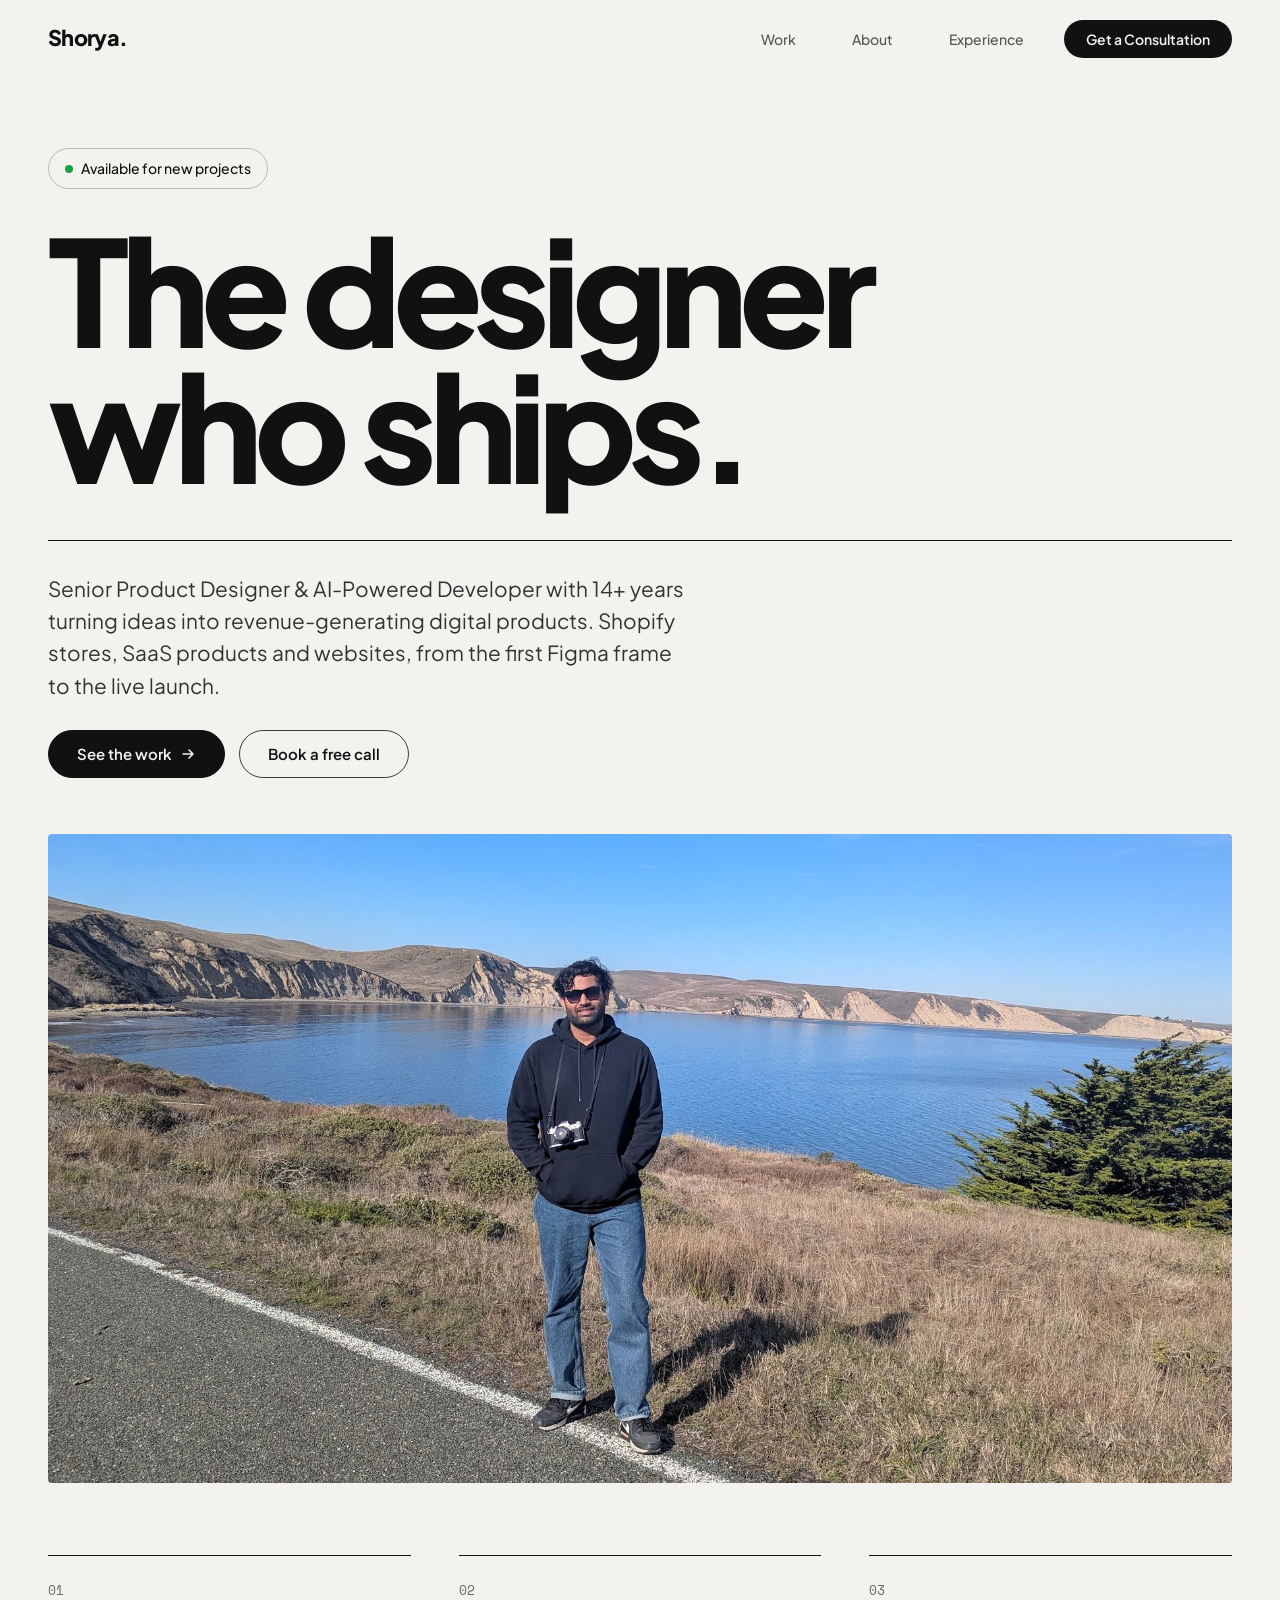
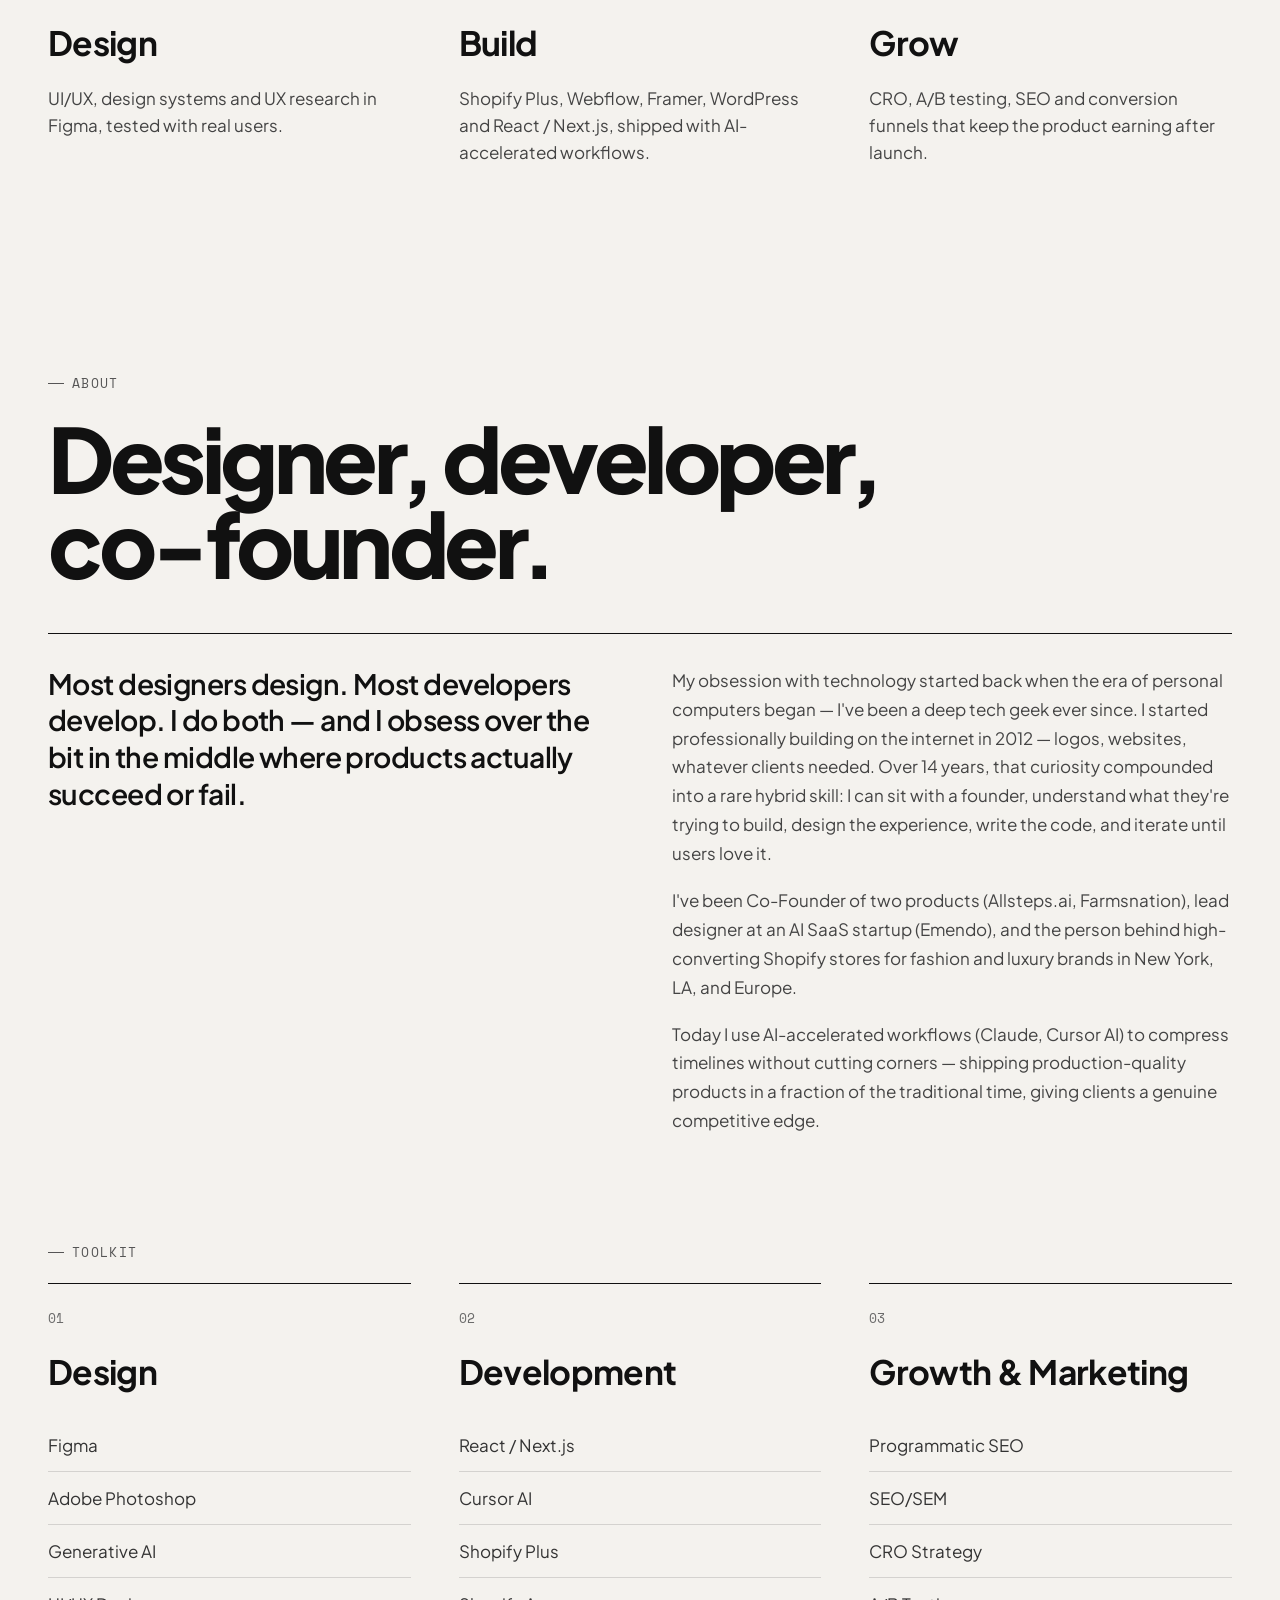
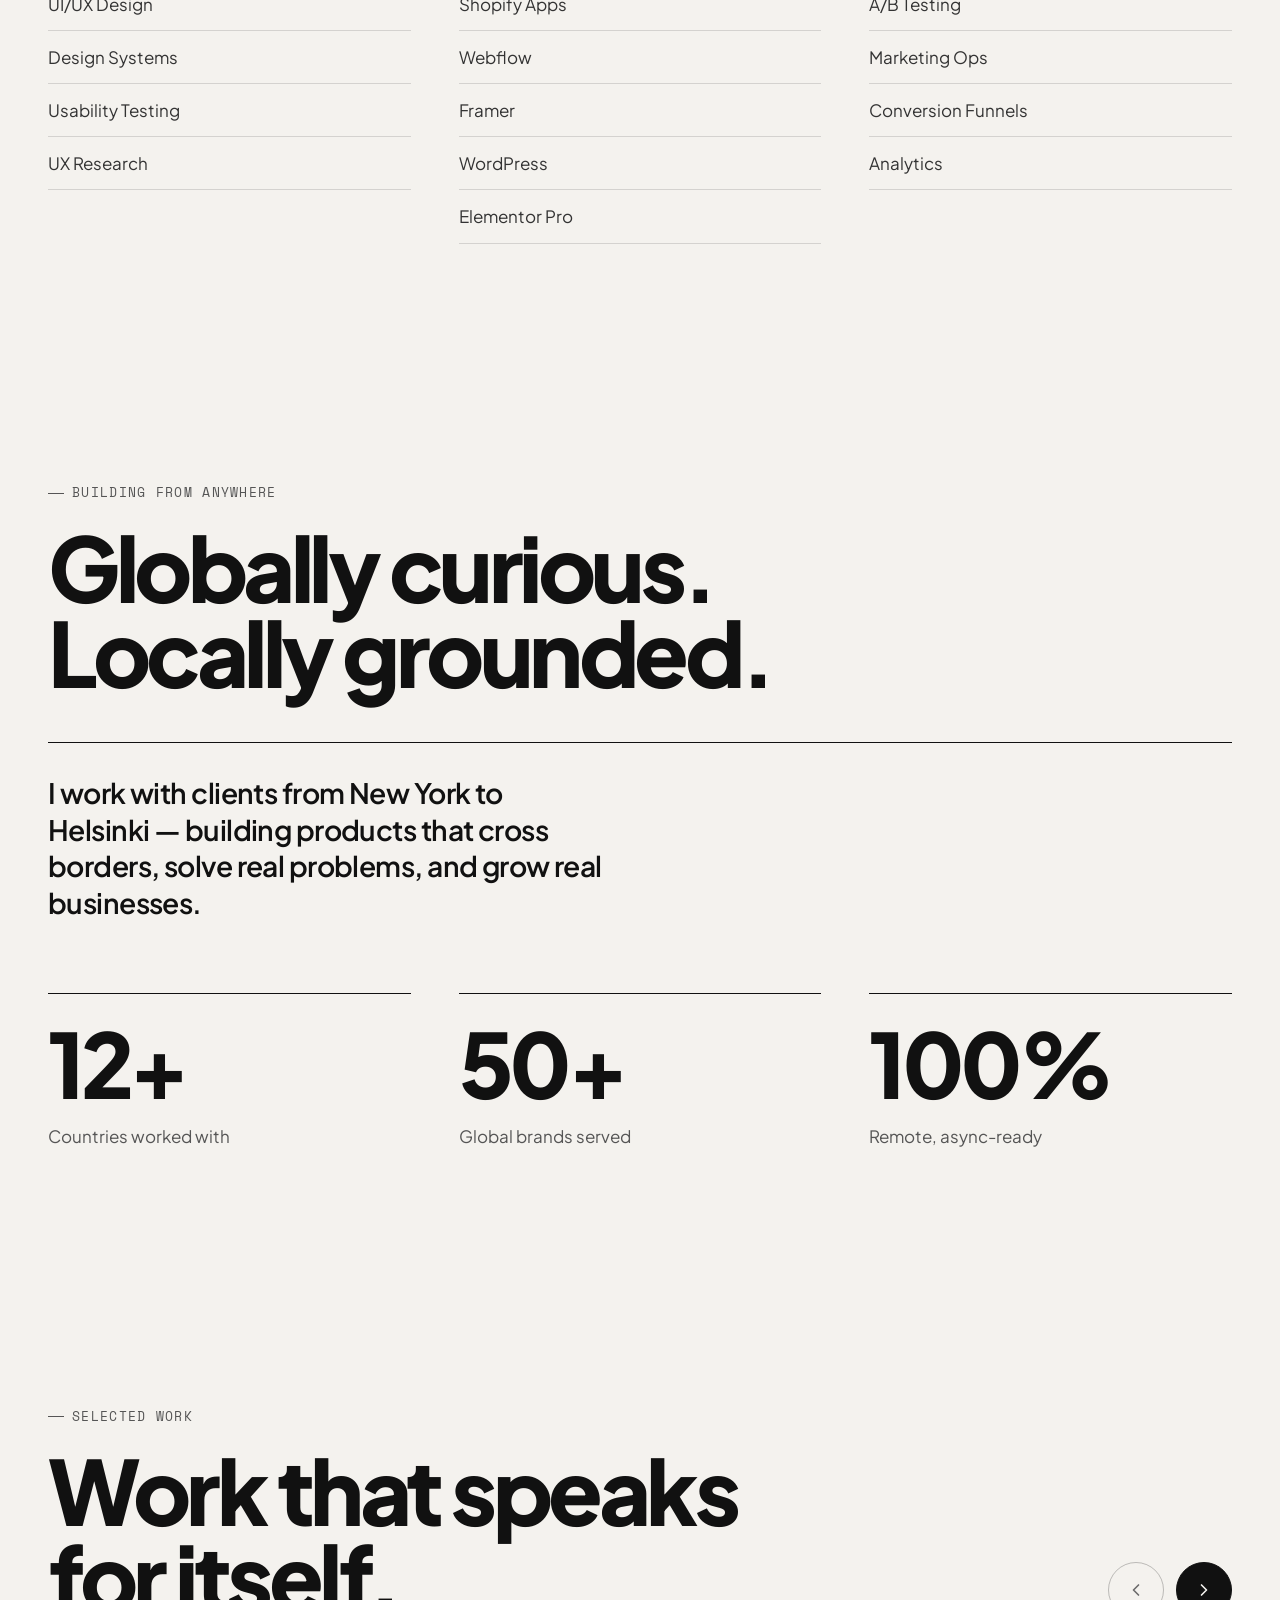
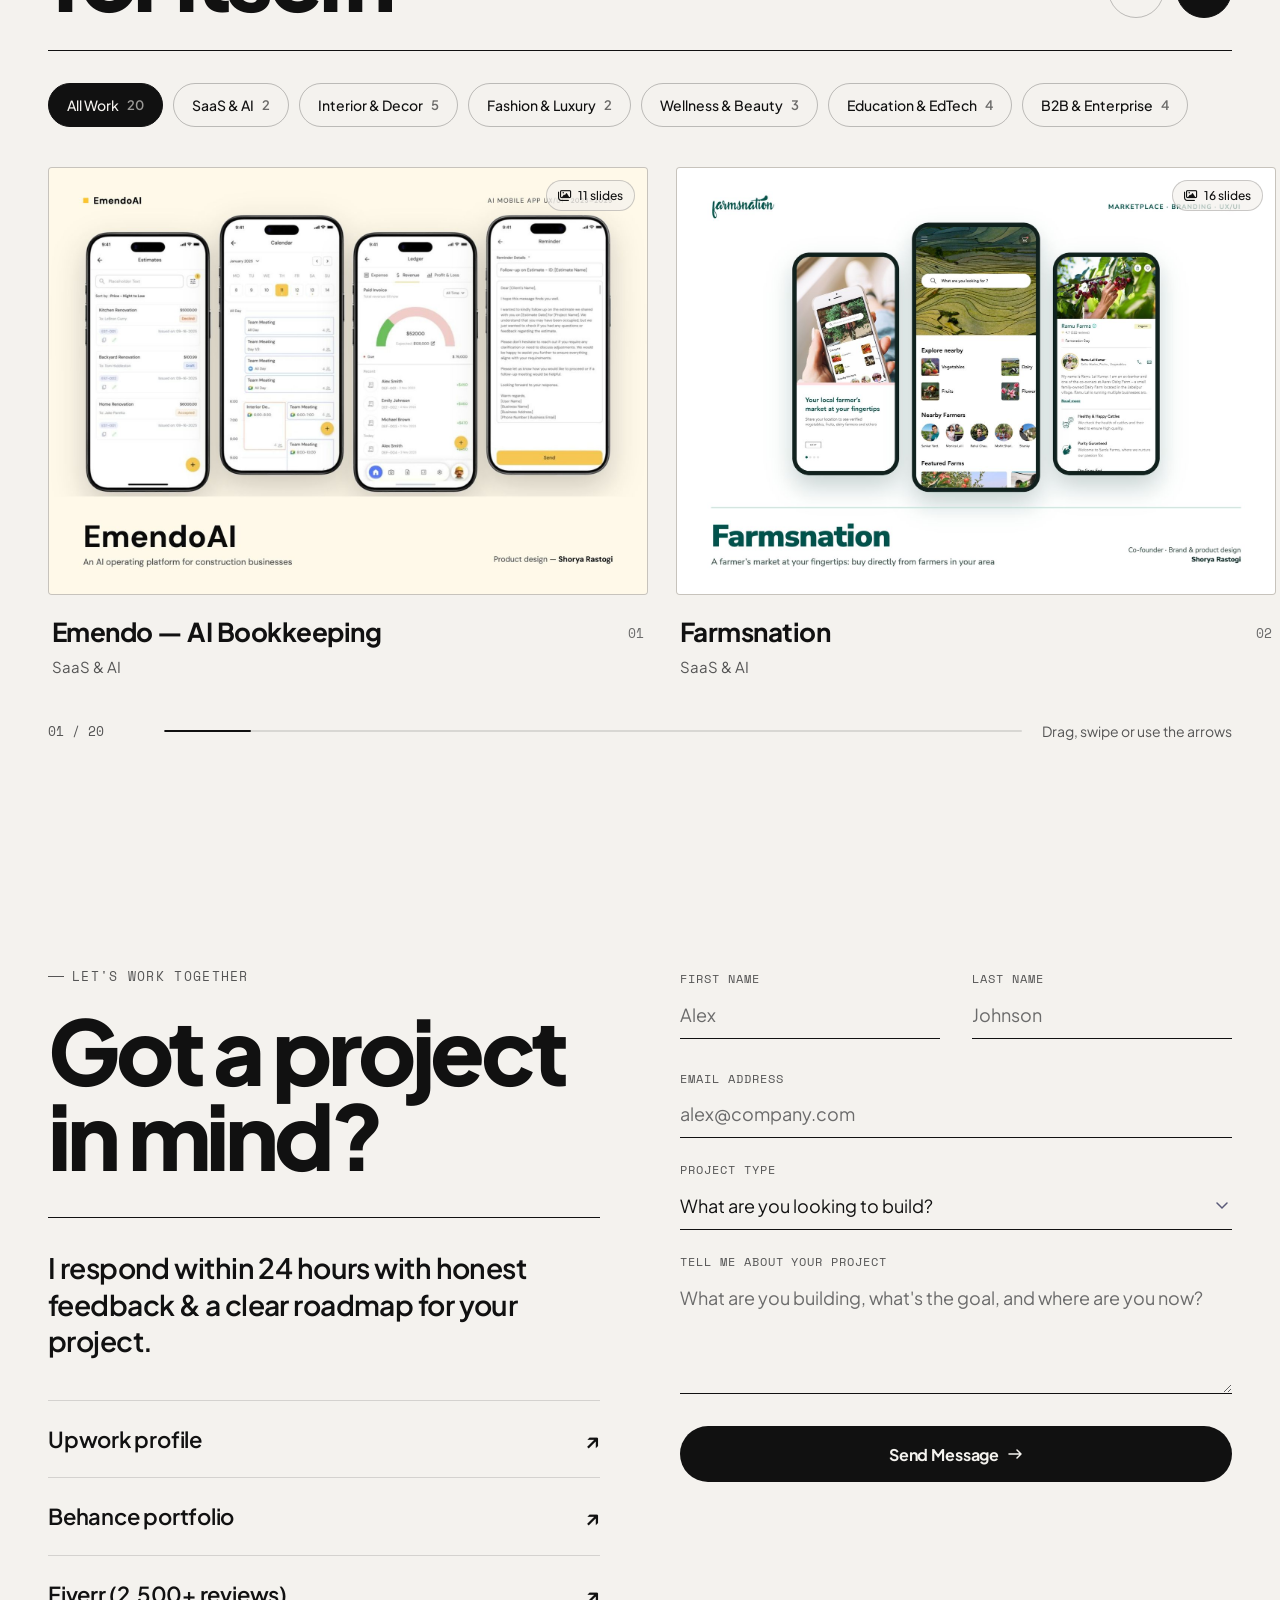
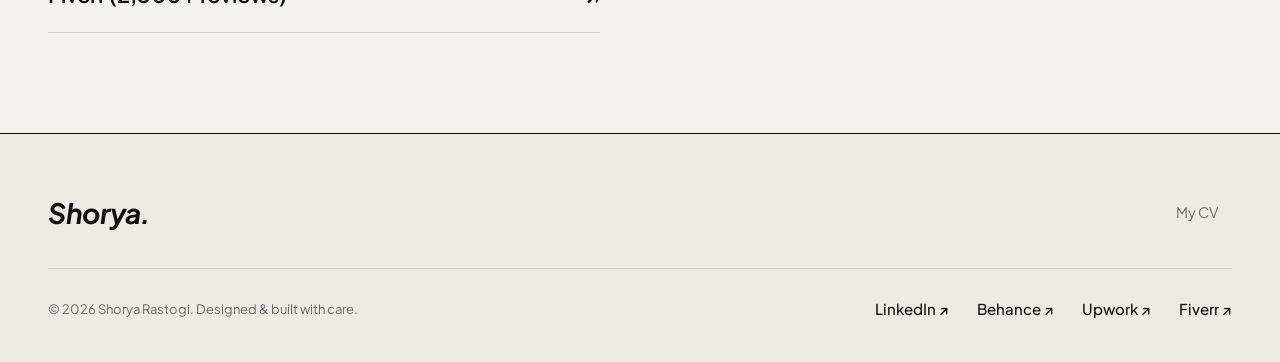
<file: index.html>
<!DOCTYPE html>
<html lang="en">
<head>
  <meta charset="UTF-8" />
  <meta name="viewport" content="width=device-width, initial-scale=1.0" />

  <!-- Google tag (gtag.js) -->
  <script async src="https://www.googletagmanager.com/gtag/js?id=G-60S3DRZBKJ"></script>
  <script>
    window.dataLayer = window.dataLayer || [];
    function gtag(){dataLayer.push(arguments);}
    gtag('js', new Date());

    gtag('config', 'G-60S3DRZBKJ');
  </script>
  <title>Shorya Rastogi — Product Designer & AI-Powered Developer</title>
  <meta name="description" content="Senior Product Designer & AI-Powered Developer with 14+ years building SaaS products, Shopify stores and digital experiences. From design to launch — I make it happen." />
  <meta property="og:title" content="Shorya Rastogi — Product Designer & Developer" />
  <meta property="og:description" content="I design, build, and ship products that grow businesses. SaaS, Shopify, AI experiences." />
  <meta property="og:type" content="website" />
  <meta property="og:url" content="https://shoryarastogi.com" />
  <!-- Google Fonts -->
  <link rel="preconnect" href="https://fonts.googleapis.com">
  <link rel="preconnect" href="https://fonts.gstatic.com" crossorigin>
  <link href="https://fonts.googleapis.com/css2?family=Plus+Jakarta+Sans:ital,wght@0,300;0,400;0,500;0,600;0,700;0,800;1,400;1,600&family=Inter:wght@300;400;500;600;700&family=Space+Mono:ital,wght@0,400;0,700;1,400&display=swap" rel="stylesheet">

  <link rel="stylesheet" href="styles.css?v=20261125f" />
  <!-- Favicon -->
  <link rel="icon" type="image/svg+xml" href="favicon.svg?v=2" />
  <link rel="icon" type="image/png" sizes="32x32" href="favicon-32.png?v=2" />
  <link rel="apple-touch-icon" sizes="180x180" href="apple-touch-icon.png?v=2" />
  <!-- Font Awesome -->
  <link rel="stylesheet" href="https://cdnjs.cloudflare.com/ajax/libs/font-awesome/6.4.2/css/all.min.css" />
</head>
<body>

  <!-- ════════════════════════════════════════════════
       NAVIGATION
  ════════════════════════════════════════════════ -->
  <nav class="nav" id="nav" role="navigation" aria-label="Main navigation">
    <a href="#hero" class="nav-logo">Shorya.</a>
    <ul class="nav-links">
      <li><a href="#portfolio" class="nav-link">Work</a></li>
      <li><a href="#about" class="nav-link">About</a></li>
      <li><a href="experience.html" class="nav-link">Experience</a></li>
      <li><a href="#contact" class="nav-cta">Get a Consultation</a></li>
    </ul>
    <div class="nav-hamburger" id="hamburger" aria-label="Open menu" role="button" tabindex="0">
      <span></span><span></span><span></span>
    </div>
  </nav>

  <!-- Mobile Menu -->
  <div class="mobile-menu" id="mobileMenu" role="dialog" aria-label="Mobile navigation">
    <a href="#portfolio" class="nav-link">Work</a>
    <a href="#about" class="nav-link">About</a>
    <a href="experience.html" class="nav-link">Experience</a>
    <a href="#contact" class="btn-primary" style="margin-top:16px">Get a Consultation →</a>
  </div>


  <!-- ════════════════════════════════════════════════
       HERO
  ════════════════════════════════════════════════ -->
  <section id="hero" aria-label="Hero">
    <div class="container">
      <div class="hero-badge">
        <span class="hero-badge-dot"></span>
        Available for new projects
      </div>

      <h1 class="hero-title">The designer<br>who ships.</h1>

      <div class="hero-intro">
        <div class="hero-intro-text">
          <p class="hero-description">
            Senior Product Designer &amp; AI-Powered Developer with 14+ years turning ideas into
            revenue-generating digital products. Shopify stores, SaaS products and websites,
            from the first Figma frame to the live launch.
          </p>
          <div class="hero-actions">
            <a href="#portfolio" class="btn-primary" id="view-work-btn">
              See the work
              <svg width="16" height="16" viewBox="0 0 16 16" fill="none" aria-hidden="true"><path d="M3 8h10M9 4l4 4-4 4" stroke="currentColor" stroke-width="1.5" stroke-linecap="round" stroke-linejoin="round"/></svg>
            </a>
            <a href="#contact" class="btn-secondary" id="consultation-btn">Book a free call</a>
          </div>
        </div>
      </div>

      <figure class="hero-photo">
        <img src="assets/hero-photo-coast.jpg" alt="Shorya Rastogi with a film camera on the Northern California coast" fetchpriority="high" decoding="async" />
      </figure>

      <div class="hero-services">
        <div class="hero-service">
          <span class="hero-service-num">01</span>
          <h3>Design</h3>
          <p>UI/UX, design systems and UX research in Figma, tested with real users.</p>
        </div>
        <div class="hero-service">
          <span class="hero-service-num">02</span>
          <h3>Build</h3>
          <p>Shopify Plus, Webflow, Framer, WordPress and React / Next.js, shipped with AI-accelerated workflows.</p>
        </div>
        <div class="hero-service">
          <span class="hero-service-num">03</span>
          <h3>Grow</h3>
          <p>CRO, A/B testing, SEO and conversion funnels that keep the product earning after launch.</p>
        </div>
      </div>
    </div>
  </section>



  <!-- ════════════════════════════════════════════════
       ABOUT
  ════════════════════════════════════════════════ -->
  <section id="about" class="ed-section" aria-label="About Shorya">
    <div class="container">
      <div class="ed-head reveal">
        <span class="section-label">About</span>
        <h2 class="ed-title">Designer, developer,<br>co-founder.</h2>
      </div>

      <div class="ed-split reveal">
        <p class="ed-lead">Most designers design. Most developers develop. I do both — and I obsess over the bit in the middle where products actually succeed or fail.</p>
        <div class="ed-body">
          <p>My obsession with technology started back when the era of personal computers began — I've been a deep tech geek ever since. I started professionally building on the internet in 2012 — logos, websites, whatever clients needed. Over 14 years, that curiosity compounded into a rare hybrid skill: I can sit with a founder, understand what they're trying to build, design the experience, write the code, and iterate until users love it.</p>
          <p>I've been Co-Founder of two products (Allsteps.ai, Farmsnation), lead designer at an AI SaaS startup (Emendo), and the person behind high-converting Shopify stores for fashion and luxury brands in New York, LA, and Europe.</p>
          <p>Today I use AI-accelerated workflows (Claude, Cursor AI) to compress timelines without cutting corners — shipping production-quality products in a fraction of the traditional time, giving clients a genuine competitive edge.</p>
        </div>
      </div>

      <div class="ed-toolkit reveal">
        <span class="section-label">Toolkit</span>
        <div class="ed-cols">
          <div class="ed-col">
            <span class="ed-num">01</span>
            <h3>Design</h3>
            <ul class="ed-list">
              <li>Figma</li>
              <li>Adobe Photoshop</li>
              <li>Generative AI</li>
              <li>UI/UX Design</li>
              <li>Design Systems</li>
              <li>Usability Testing</li>
              <li>UX Research</li>
            </ul>
          </div>
          <div class="ed-col">
            <span class="ed-num">02</span>
            <h3>Development</h3>
            <ul class="ed-list">
              <li>React / Next.js</li>
              <li>Cursor AI</li>
              <li>Shopify Plus</li>
              <li>Shopify Apps</li>
              <li>Webflow</li>
              <li>Framer</li>
              <li>WordPress</li>
              <li>Elementor Pro</li>
            </ul>
          </div>
          <div class="ed-col">
            <span class="ed-num">03</span>
            <h3>Growth &amp; Marketing</h3>
            <ul class="ed-list">
              <li>Programmatic SEO</li>
              <li>SEO/SEM</li>
              <li>CRO Strategy</li>
              <li>A/B Testing</li>
              <li>Marketing Ops</li>
              <li>Conversion Funnels</li>
              <li>Analytics</li>
            </ul>
          </div>
        </div>
      </div>
    </div>
  </section>

  <!-- Timeline has been moved to experience.html -->



  <!-- ════════════════════════════════════════════════
       GLOBALLY CURIOUS — Split Panel
  ════════════════════════════════════════════════ -->
  <section id="global" class="ed-section" aria-label="Working worldwide">
    <div class="container">
      <div class="ed-head reveal">
        <span class="section-label">Building from anywhere</span>
        <h2 class="ed-title">Globally curious.<br>Locally grounded.</h2>
      </div>
      <div class="ed-split reveal">
        <p class="ed-lead">I work with clients from New York to Helsinki — building products that cross borders, solve real problems, and grow real businesses.</p>
        <div></div>
      </div>
      <div class="ed-cols ed-stats reveal">
        <div class="ed-col"><span class="ed-stat-num">12+</span><span class="ed-stat-label">Countries worked with</span></div>
        <div class="ed-col"><span class="ed-stat-num">50+</span><span class="ed-stat-label">Global brands served</span></div>
        <div class="ed-col"><span class="ed-stat-num">100%</span><span class="ed-stat-label">Remote, async-ready</span></div>
      </div>
    </div>
  </section>

  <!-- ════════════════════════════════════════════════
       PORTFOLIO
  ════════════════════════════════════════════════ -->
  <section id="portfolio" aria-label="Portfolio">
    <div class="container">
      <div class="pf-head">
        <div class="pf-head-text">
          <span class="section-label">Selected work</span>
          <h2 class="ed-title pf-title">Work that speaks<br>for itself.</h2>
        </div>
        <div class="pf-arrows">
          <button type="button" class="pf-arrow" id="pfPrev" aria-label="Previous projects" disabled><svg width="20" height="20" viewBox="0 0 24 24" fill="none" stroke="currentColor" stroke-width="2" stroke-linecap="round" stroke-linejoin="round" aria-hidden="true"><path d="M15 18l-6-6 6-6"/></svg></button>
          <button type="button" class="pf-arrow" id="pfNext" aria-label="Next projects"><svg width="20" height="20" viewBox="0 0 24 24" fill="none" stroke="currentColor" stroke-width="2" stroke-linecap="round" stroke-linejoin="round" aria-hidden="true"><path d="M9 18l6-6-6-6"/></svg></button>
        </div>
      </div>

      <!-- Category filters -->
      <div class="portfolio-filters pf-filters" role="tablist" aria-label="Filter portfolio projects">
        <button class="tab-btn active" data-filter="all" role="tab" id="tab-all">
          <span>All Work</span> <span class="tab-count">26</span>
        </button>
        <button class="tab-btn" data-filter="saas" role="tab" id="tab-saas">
          <span>SaaS &amp; AI</span> <span class="tab-count">4</span>
        </button>
        <button class="tab-btn" data-filter="interior" role="tab" id="tab-interior">
          <span>Interior &amp; Decor</span> <span class="tab-count">4</span>
        </button>
        <button class="tab-btn" data-filter="fashion" role="tab" id="tab-fashion">
          <span>Fashion &amp; Luxury</span> <span class="tab-count">3</span>
        </button>
        <button class="tab-btn" data-filter="beauty" role="tab" id="tab-beauty">
          <span>Wellness &amp; Beauty</span> <span class="tab-count">4</span>
        </button>
        <button class="tab-btn" data-filter="education" role="tab" id="tab-education">
          <span>Education &amp; EdTech</span> <span class="tab-count">3</span>
        </button>
        <button class="tab-btn" data-filter="b2b" role="tab" id="tab-b2b">
          <span>B2B &amp; Enterprise</span> <span class="tab-count">4</span>
        </button>
      </div>
    </div>

    <!-- Horizontal project scroller (cards rendered by main.js) -->
    <div class="pf-track portfolio-grid" id="pfTrack" tabindex="0" aria-label="Projects"></div>

    <div class="container">
      <div class="pf-progress">
        <span class="pf-count" id="pfCount"></span>
        <div class="pf-bar"><div class="pf-bar-fill" id="pfBarFill"></div></div>
        <span class="pf-hint">Drag, swipe or use the arrows</span>
      </div>
    </div>
  </section>



  <!-- ════════════════════════════════════════════════
       CONTACT
  ════════════════════════════════════════════════ -->
  <section id="contact" class="ed-section" aria-label="Contact">
    <div class="container">

      <div class="contact-grid">

        <!-- Left: Info & links -->
        <div class="reveal">
          <span class="section-label">Let's work together</span>
          <h2 class="ed-title">Got a project<br>in mind?</h2>
          <p class="ed-lead contact-lead">I respond within 24 hours with honest feedback &amp; a clear roadmap for your project.</p>

          <div class="ed-links">
            <a href="https://www.upwork.com/freelancers/~01ea2ee30a7c7c9653?mp_source=share" target="_blank" rel="noopener" id="upwork-link"><span>Upwork profile</span><span aria-hidden="true">↗</span></a>
            <a href="https://www.behance.net/shorya95" target="_blank" rel="noopener" id="behance-link"><span>Behance portfolio</span><span aria-hidden="true">↗</span></a>
            <a href="https://www.fiverr.com/shorya95" target="_blank" rel="noopener" id="fiverr-link"><span>Fiverr (2,500+ reviews)</span><span aria-hidden="true">↗</span></a>
          </div>
        </div>

        <!-- Right: Form -->
        <div class="reveal reveal-delay-2">
          <div class="contact-form">
            <form id="contactForm" novalidate>
              <div class="form-row">
                <div class="form-group">
                  <label class="form-label" for="firstName">First Name</label>
                  <input type="text" id="firstName" name="firstName" class="form-input" placeholder="Alex" required />
                </div>
                <div class="form-group">
                  <label class="form-label" for="lastName">Last Name</label>
                  <input type="text" id="lastName" name="lastName" class="form-input" placeholder="Johnson" required />
                </div>
              </div>

              <div class="form-group">
                <label class="form-label" for="email">Email Address</label>
                <input type="email" id="email" name="email" class="form-input" placeholder="alex@company.com" required />
              </div>

              <div class="form-group">
                <label class="form-label" for="projectType">Project Type</label>
                <select id="projectType" name="projectType" class="form-select" required>
                  <option value="" disabled selected>What are you looking to build?</option>
                  <option value="saas">SaaS Product Design &amp; Development</option>
                  <option value="shopify">Shopify Store Design</option>
                  <option value="ux">UX Audit &amp; Redesign</option>
                  <option value="branding">Branding &amp; Identity</option>
                  <option value="website">Website Design &amp; Dev</option>
                  <option value="other">Something Else</option>
                </select>
              </div>

              <div class="form-group">
                <label class="form-label" for="message">Tell Me About Your Project</label>
                <textarea id="message" name="message" class="form-textarea" placeholder="What are you building, what's the goal, and where are you now?" required></textarea>
              </div>

              <button type="submit" class="btn-submit" id="submit-btn">
                Send Message
                <svg width="16" height="16" viewBox="0 0 16 16" fill="none"><path d="M2 8h12M10 4l4 4-4 4" stroke="currentColor" stroke-width="1.5" stroke-linecap="round" stroke-linejoin="round"/></svg>
              </button>
            </form>

            <div class="form-success" id="formSuccess">
              <div class="form-success-icon"></div>
              <div class="form-success-title">Message Sent!</div>
              <p class="form-success-text">Thanks for reaching out. I'll review your project and get back to you within 24 hours.</p>
            </div>
        </div>

      </div>
    </div>
  </section>


  <!-- ════════════════════════════════════════════════
       FOOTER
  ════════════════════════════════════════════════ -->
  <footer>
    <div class="container">

      <div class="footer-top">
        <a href="#hero" class="footer-logo">Shorya.</a>
        <nav class="footer-nav" aria-label="Footer navigation">
          <a href="experience.html" class="footer-nav-link">My CV</a>
        </nav>
      </div>

      <div class="footer-divider"></div>

      <div class="footer-bottom">
        <p class="footer-copy">© 2026 Shorya Rastogi. Designed &amp; built with care.</p>
        <div class="footer-socials">
          <a href="https://www.linkedin.com/in/shorya-rastogi-217a0259/" target="_blank" rel="noopener" class="footer-text-link">LinkedIn ↗</a>
          <a href="https://www.behance.net/shorya95" target="_blank" rel="noopener" class="footer-text-link">Behance ↗</a>
          <a href="https://www.upwork.com/freelancers/~01ea2ee30a7c7c9653?mp_source=share" target="_blank" rel="noopener" class="footer-text-link">Upwork ↗</a>
          <a href="https://www.fiverr.com/shorya95" target="_blank" rel="noopener" class="footer-text-link">Fiverr ↗</a>
        </div>
      </div>

    </div>
  </footer>


  <!-- ════════════════════════════════════════════════
       CASE STUDY MODAL POPUP
  ════════════════════════════════════════════════ -->
  <div id="projectModal" class="modal-overlay" role="dialog" aria-modal="true" aria-hidden="true" aria-labelledby="modalTitle">
    <div class="modal-box" id="modalBox">
      <header class="cs-topbar">
        <button type="button" class="cs-back" id="modalBackBtn"><i class="fa-solid fa-arrow-left"></i><span>All work</span></button>
        <div class="cs-topbar-title">
          <span class="cs-topbar-name" id="modalTopName"></span>
          <span class="cs-topbar-meta" id="modalTopMeta"></span>
        </div>
        <button type="button" class="modal-copy-link" id="modalCopyLinkBtn" aria-label="Copy link to this case study"><i class="fa-solid fa-link"></i> Copy link</button>
        <button type="button" class="btn btn-primary btn-sm cs-cta" data-cs-contact>Start a project like this</button>
        <button type="button" class="modal-close-btn" id="modalCloseBtn" aria-label="Close case study"><i class="fa-solid fa-xmark"></i></button>
      </header>

      <div class="modal-body">
        <span class="modal-category-badge" id="modalCategory">Category</span>
        <h2 class="modal-title" id="modalTitle">Project Title</h2>
        <div class="cs-intro">
          <div class="cs-intro-main">
            <div class="modal-summary" id="modalSummary"></div>
            <div class="modal-links" id="modalLinks"></div>
          </div>
          <div class="modal-skills-section" id="modalSkillsSection" style="display:none;">
            <div class="modal-skills-title">Skills &amp; Expertise</div>
            <div class="modal-skills-list" id="modalSkillsList"></div>
          </div>
        </div>
        <div class="modal-detailed-content" id="modalDetailedContent" style="display:none;"></div>
      </div>

      <div class="cs-content">
        <nav class="cs-toc" id="csToc" aria-label="Case study sections"></nav>
        <div class="cs-slides" id="csSlides"></div>
      </div>

      <footer class="cs-footer">
        <div class="cs-next" id="csNextWrap">
          <span class="cs-next-label">Next case study</span>
          <button type="button" class="cs-next-btn" id="csNextBtn"></button>
        </div>
        <button type="button" class="btn btn-primary" data-cs-contact>Get a Consultation</button>
      </footer>
    </div>
  </div>

  <script src="main.js?v=20261125f"></script>
</body>
</html>
</file>
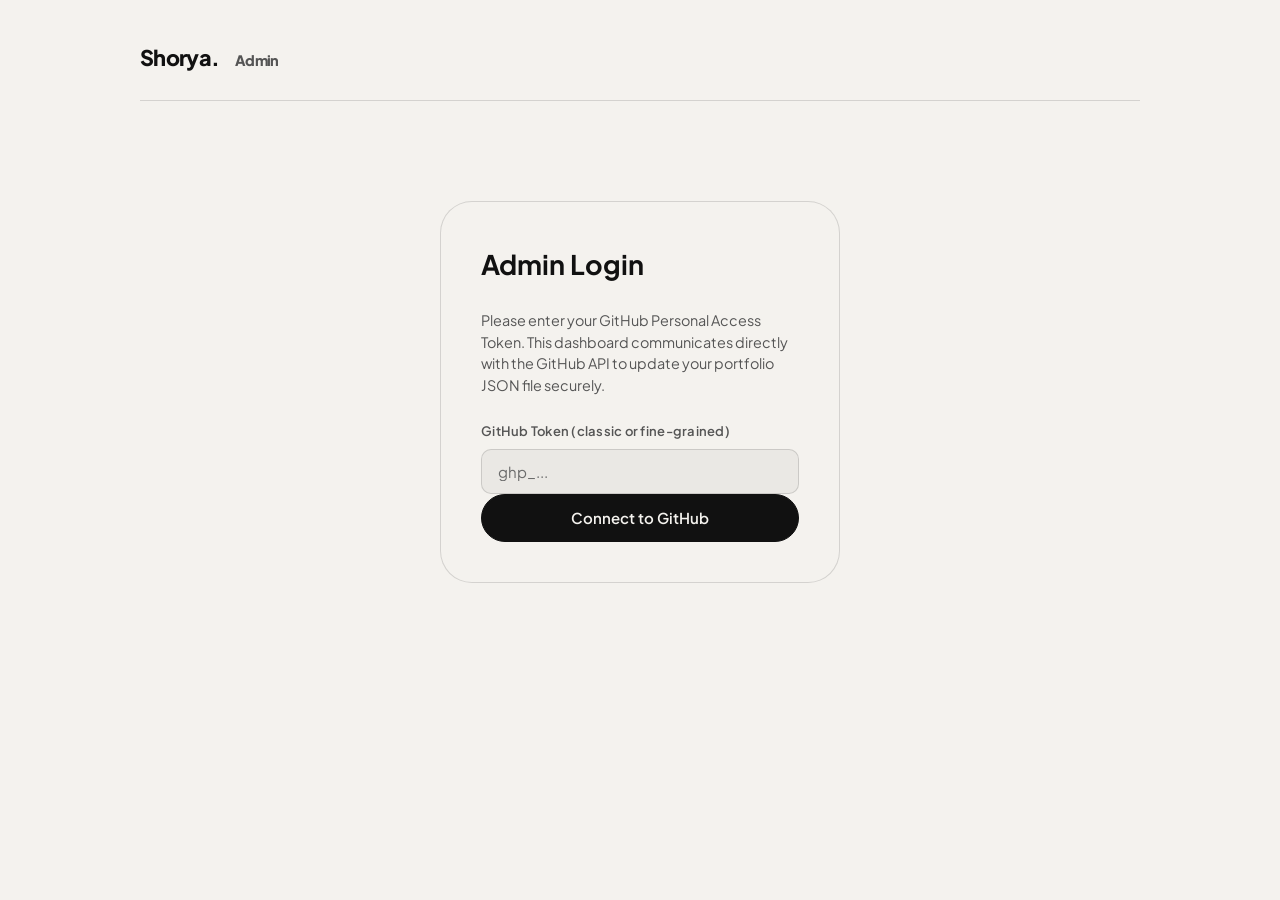
<file: admin.html>
<!DOCTYPE html>
<html lang="en">
<head>
  <meta charset="UTF-8" />
  <meta name="viewport" content="width=device-width, initial-scale=1.0"/>

  <!-- Google tag (gtag.js) -->
  <script async src="https://www.googletagmanager.com/gtag/js?id=G-60S3DRZBKJ"></script>
  <script>
    window.dataLayer = window.dataLayer || [];
    function gtag(){dataLayer.push(arguments);}
    gtag('js', new Date());

    gtag('config', 'G-60S3DRZBKJ');
  </script>
  <title>Shorya. — Admin Dashboard</title>
  
  <!-- Same font and icons as main site -->
  <link rel="preconnect" href="https://fonts.googleapis.com">
  <link rel="preconnect" href="https://fonts.gstatic.com" crossorigin>
  <link href="https://fonts.googleapis.com/css2?family=Plus+Jakarta+Sans:ital,wght@0,300;0,400;0,500;0,600;0,700;0,800;1,400;1,600&family=Inter:wght@300;400;500;600;700&family=Space+Mono:ital,wght@0,400;0,700;1,400&display=swap" rel="stylesheet">
  <link rel="stylesheet" href="https://cdnjs.cloudflare.com/ajax/libs/font-awesome/6.4.0/css/all.min.css">
  
  <!-- Favicon -->
  <link rel="icon" type="image/svg+xml" href="favicon.svg?v=2" />
  <link rel="icon" type="image/png" sizes="32x32" href="favicon-32.png?v=2" />
  <link rel="apple-touch-icon" sizes="180x180" href="apple-touch-icon.png?v=2" />
  
  <!-- Use main styles for consistency, plus admin specific styles -->
  <link rel="stylesheet" href="styles.css">
  <style>
    body {
      background-color: var(--bg-base);
      padding: 40px 24px;
      color: var(--text-primary);
    }
    .admin-container {
      max-width: 1000px;
      margin: 0 auto;
    }
    .admin-header {
      display: flex;
      justify-content: space-between;
      align-items: center;
      margin-bottom: 40px;
      padding-bottom: 24px;
      border-bottom: 1px solid var(--border);
    }
    
    /* Login Section */
    #login-section {
      max-width: 400px;
      margin: 100px auto;
      background: rgba(255,255,255,0.03);
      padding: 40px;
      border-radius: var(--radius-xl);
      border: 1px solid var(--border);
    }
    #login-section h2 { margin-bottom: 24px; }
    #login-section p { color: var(--text-secondary); margin-bottom: 24px; font-size: 0.9rem; line-height: 1.5; }
    
    /* Dashboard Section */
    #dashboard-section { display: none; }
    .project-list {
      display: flex;
      flex-direction: column;
      gap: 20px;
    }
    .admin-project-card {
      background: rgba(255,255,255,0.03);
      border: 1px solid var(--border);
      border-radius: var(--radius-xl);
      padding: 24px 28px;
      display: flex;
      justify-content: space-between;
      align-items: center;
      transition: var(--transition);
    }
    .admin-project-card:hover {
      background: rgba(255,255,255,0.05);
      border-color: rgba(255,255,255,0.2);
    }
    .apc-left {
      display: flex;
      align-items: center;
      gap: 20px;
    }
    .apc-thumb {
      width: 88px;
      height: 52px;
      border-radius: var(--radius-md);
      background: rgba(255,255,255,0.06);
      border: 1px solid var(--border);
      overflow: hidden;
      flex-shrink: 0;
      display: flex;
      align-items: center;
      justify-content: center;
      font-size: 0.65rem;
      font-weight: 700;
      color: var(--text-secondary);
    }
    .apc-thumb img {
      width: 100%;
      height: 100%;
      object-fit: cover;
      display: block;
    }
    .apc-title { font-weight: 600; font-size: 1.05rem; color: #ffffff; }
    .apc-cat-badge {
      display: inline-block;
      font-size: 0.7rem;
      font-weight: 700;
      text-transform: uppercase;
      letter-spacing: 0.08em;
      color: var(--violet-light);
      background: var(--violet-dim);
      border: 1px solid var(--border);
      padding: 3px 10px;
      border-radius: var(--radius-full);
      width: fit-content;
    }
    .apc-skills-text {
      font-size: 0.8125rem;
      color: var(--text-secondary);
      margin-top: 6px;
      line-height: 1.5;
    }
    .apc-actions {
      display: flex;
      gap: 12px;
    }
    .btn-sm {
      padding: 8px 16px;
      font-size: 0.85rem;
    }
    
    /* Admin Filter Tabs */
    .admin-filter-tabs {
      display: flex;
      flex-wrap: wrap;
      gap: 8px;
      margin-bottom: 24px;
      background: rgba(255, 255, 255, 0.03);
      padding: 6px;
      border-radius: var(--radius-lg);
      border: 1px solid var(--border);
    }
    .admin-tab-btn {
      background: transparent;
      border: none;
      color: var(--text-secondary);
      font-family: var(--font-sans);
      font-size: 0.8125rem;
      font-weight: 600;
      padding: 8px 16px;
      border-radius: var(--radius-md);
      cursor: pointer;
      transition: var(--transition);
    }
    .admin-tab-btn:hover {
      color: var(--text-primary);
      background: rgba(255, 255, 255, 0.05);
    }
    .admin-tab-btn.active {
      background: rgba(255, 255, 255, 0.15);
      color: #ffffff;
      border-color: rgba(255, 255, 255, 0.3);
      box-shadow: 0 2px 8px rgba(0,0,0,0.3);
    }
    
    /* Editor Section */
    #editor-section { display: none; }
    .editor-form {
      background: rgba(255,255,255,0.02);
      border: 1px solid var(--border);
      border-radius: var(--radius-xl);
      padding: 40px;
    }
    .links-container {
      border: 1px solid var(--border);
      padding: 20px;
      border-radius: var(--radius-lg);
      margin-bottom: 24px;
    }
    .link-row {
      display: flex;
      gap: 16px;
      margin-bottom: 16px;
      align-items: flex-end;
    }
    .link-row .form-group { margin-bottom: 0; flex: 1; }
    .link-row .form-group.checkbox { flex: 0 0 auto; display: flex; align-items: center; gap: 8px; margin-bottom: 12px; }
    
    /* Top Loader */
    #loader {
      display: none;
      position: fixed;
      top: 0; left: 0; width: 100%; height: 3px;
      background: var(--violet);
      animation: loadingBar 1s infinite;
      z-index: 1000;
    }
    @keyframes loadingBar {
      0% { width: 0%; margin-left: 0; }
      50% { width: 100%; margin-left: 0; }
      100% { width: 0%; margin-left: 100%; }
    }
  </style>
</head>
<body>
  <div id="loader"></div>
  
  <div class="admin-container">
    <div class="admin-header">
      <a href="/" class="nav-logo">Shorya. <span style="font-family: var(--font-sans); font-size: 0.9rem; font-style: normal; color: var(--text-secondary); margin-left: 12px;">Admin</span></a>
      <div id="user-controls" style="display: none;">
        <button id="logoutBtn" class="contact-link" style="padding: 4px 12px; margin: 0; background: none; border: 1px solid var(--border);">Logout</button>
      </div>
    </div>

    <!-- 1. LOGIN -->
    <div id="login-section">
      <h2>Admin Login</h2>
      <p>Please enter your GitHub Personal Access Token. This dashboard communicates directly with the GitHub API to update your portfolio JSON file securely.</p>
      <div class="form-group">
        <label class="form-label" for="ghToken">GitHub Token (classic or fine-grained)</label>
        <input type="password" id="ghToken" class="form-input" placeholder="ghp_..." />
      </div>
      <button id="loginBtn" class="btn btn-primary" style="width: 100%;">Connect to GitHub</button>
      <p id="loginError" style="color: #ff6b6b; margin-top: 16px; display: none;"></p>
    </div>

    <!-- 2. DASHBOARD -->
    <div id="dashboard-section">
      <div style="display: flex; justify-content: space-between; align-items: center; margin-bottom: 24px;">
        <h2>Your Portfolio</h2>
        <button id="addNewBtn" class="btn btn-primary btn-sm"><i class="fa-solid fa-plus"></i> Add New Project</button>
      </div>

      <!-- Admin Filter Tabs -->
      <div class="admin-filter-tabs" id="adminFilterTabs">
        <button class="admin-tab-btn active" data-filter="all">All</button>
        <button class="admin-tab-btn" data-filter="saas">SaaS &amp; AI</button>
        <button class="admin-tab-btn" data-filter="interior">Interior &amp; Decor</button>
        <button class="admin-tab-btn" data-filter="fashion">Fashion &amp; Luxury</button>
        <button class="admin-tab-btn" data-filter="beauty">Wellness &amp; Beauty</button>
        <button class="admin-tab-btn" data-filter="education">Education &amp; EdTech</button>
        <button class="admin-tab-btn" data-filter="b2b">B2B &amp; Enterprise</button>
        <button class="admin-tab-btn" data-filter="branding">Media</button>
      </div>

      <div class="project-list" id="projectList">
        <!-- Injected via JS -->
      </div>
    </div>

    <!-- 3. EDITOR -->
    <div id="editor-section">
      <div style="display: flex; justify-content: space-between; align-items: center; margin-bottom: 24px;">
        <h2 id="editorTitle">Add Project</h2>
        <button id="cancelEditBtn" class="contact-link" style="padding: 4px 12px; margin: 0; background: none;">Cancel</button>
      </div>
      
      <div class="editor-form">
        <input type="hidden" id="editId" />
        
        <div class="form-row">
          <div class="form-group">
            <label class="form-label">Project Name</label>
            <input type="text" id="editName" class="form-input" required />
          </div>
          <div class="form-group">
            <label class="form-label">Category</label>
            <select id="editCategory" class="form-select" required>
              <option value="saas">SaaS &amp; AI</option>
              <option value="interior">Interior &amp; Decor</option>
              <option value="fashion">Fashion &amp; Luxury</option>
              <option value="beauty">Wellness &amp; Beauty</option>
              <option value="education">Education &amp; EdTech</option>
              <option value="b2b">B2B &amp; Enterprise</option>
              <option value="branding">Media</option>
            </select>
          </div>
        </div>
        
        <div class="form-row">
          <div class="form-group" style="flex: 2;">
            <label class="form-label">Image URL (e.g. assets/my-image.jpg or https://...)</label>
            <input type="text" id="editImageUrl" class="form-input" placeholder="Leave empty to use placeholder text" />
          </div>
          <div class="form-group" style="flex: 1;">
            <label class="form-label">Or Upload Image</label>
            <input type="file" id="editImageUpload" class="form-input" accept="image/*" style="padding: 10px; cursor: pointer;" />
          </div>
        </div>
        <div class="form-row">
          <div class="form-group">
            <label class="form-label">Image Placeholder Text (Fallback)</label>
            <input type="text" id="editImage" class="form-input" required />
          </div>
        </div>
        

        

        
        <div class="form-group">
          <label class="form-label">Description</label>
          <textarea id="editDesc" class="form-input" rows="4" required></textarea>
        </div>

        <!-- Skills Selector -->
        <label class="form-label" style="margin-top: 16px;">Technologies &amp; Skills Used</label>
        <div class="skills-admin-section">
          <div class="skills-category-block">
            <div class="skills-cat-title">Design</div>
            <div class="skills-pills-flex">
              <label class="skill-toggle-pill"><input type="checkbox" value="Figma" class="skill-pill-input"><span>Figma</span></label>
              <label class="skill-toggle-pill"><input type="checkbox" value="Adobe Photoshop" class="skill-pill-input"><span>Adobe Photoshop</span></label>
              <label class="skill-toggle-pill"><input type="checkbox" value="Generative AI" class="skill-pill-input"><span>Generative AI</span></label>
              <label class="skill-toggle-pill"><input type="checkbox" value="UI/UX Design" class="skill-pill-input"><span>UI/UX Design</span></label>
              <label class="skill-toggle-pill"><input type="checkbox" value="Design Systems" class="skill-pill-input"><span>Design Systems</span></label>
              <label class="skill-toggle-pill"><input type="checkbox" value="Usability Testing" class="skill-pill-input"><span>Usability Testing</span></label>
              <label class="skill-toggle-pill"><input type="checkbox" value="UX Research" class="skill-pill-input"><span>UX Research</span></label>
            </div>
          </div>

          <div class="skills-category-block">
            <div class="skills-cat-title">Development</div>
            <div class="skills-pills-flex">
              <label class="skill-toggle-pill"><input type="checkbox" value="WordPress" class="skill-pill-input"><span>WordPress</span></label>
              <label class="skill-toggle-pill"><input type="checkbox" value="Elementor Pro" class="skill-pill-input"><span>Elementor Pro</span></label>
              <label class="skill-toggle-pill"><input type="checkbox" value="Webflow" class="skill-pill-input"><span>Webflow</span></label>
              <label class="skill-toggle-pill"><input type="checkbox" value="Framer" class="skill-pill-input"><span>Framer</span></label>
              <label class="skill-toggle-pill"><input type="checkbox" value="Shopify Plus" class="skill-pill-input"><span>Shopify Plus</span></label>
              <label class="skill-toggle-pill"><input type="checkbox" value="Shopify Apps" class="skill-pill-input"><span>Shopify Apps</span></label>
              <label class="skill-toggle-pill"><input type="checkbox" value="React / Next.js" class="skill-pill-input"><span>React / Next.js</span></label>
              <label class="skill-toggle-pill"><input type="checkbox" value="Cursor AI" class="skill-pill-input"><span>Cursor AI</span></label>
            </div>
          </div>

          <div class="skills-category-block">
            <div class="skills-cat-title">Marketing</div>
            <div class="skills-pills-flex">
              <label class="skill-toggle-pill"><input type="checkbox" value="Programmatic SEO" class="skill-pill-input"><span>Programmatic SEO</span></label>
              <label class="skill-toggle-pill"><input type="checkbox" value="SEO/SEM" class="skill-pill-input"><span>SEO/SEM</span></label>
              <label class="skill-toggle-pill"><input type="checkbox" value="CRO Strategy" class="skill-pill-input"><span>CRO Strategy</span></label>
              <label class="skill-toggle-pill"><input type="checkbox" value="A/B Testing" class="skill-pill-input"><span>A/B Testing</span></label>
              <label class="skill-toggle-pill"><input type="checkbox" value="Marketing Ops" class="skill-pill-input"><span>Marketing Ops</span></label>
              <label class="skill-toggle-pill"><input type="checkbox" value="Conversion Funnels" class="skill-pill-input"><span>Conversion Funnels</span></label>
              <label class="skill-toggle-pill"><input type="checkbox" value="Analytics" class="skill-pill-input"><span>Analytics</span></label>
            </div>
          </div>
        </div>

        <div class="form-group">
          <label class="form-label">Detailed Case Study Write-Up (HTML Supported)</label>
          <textarea id="editDetailedContent" class="form-input" rows="8" placeholder="<p>Detailed explanation of what was done, architecture, results...</p>"></textarea>
        </div>
        
        <label class="form-label">External Links</label>
        <div class="links-container" id="linksContainer">
          <!-- Dynamically added -->
        </div>
        <button id="addLinkBtn" class="btn btn-outline btn-sm" style="margin-bottom: 32px;"><i class="fa-solid fa-plus"></i> Add Link</button>
        
        <div style="border-top: 1px solid var(--border); padding-top: 24px; display: flex; justify-content: flex-end; gap: 16px;">
          <button id="saveBtn" class="btn btn-primary">Save to GitHub</button>
        </div>
      </div>
    </div>
    
  </div>

  <script src="admin.js"></script>
</body>
</html>
</file>
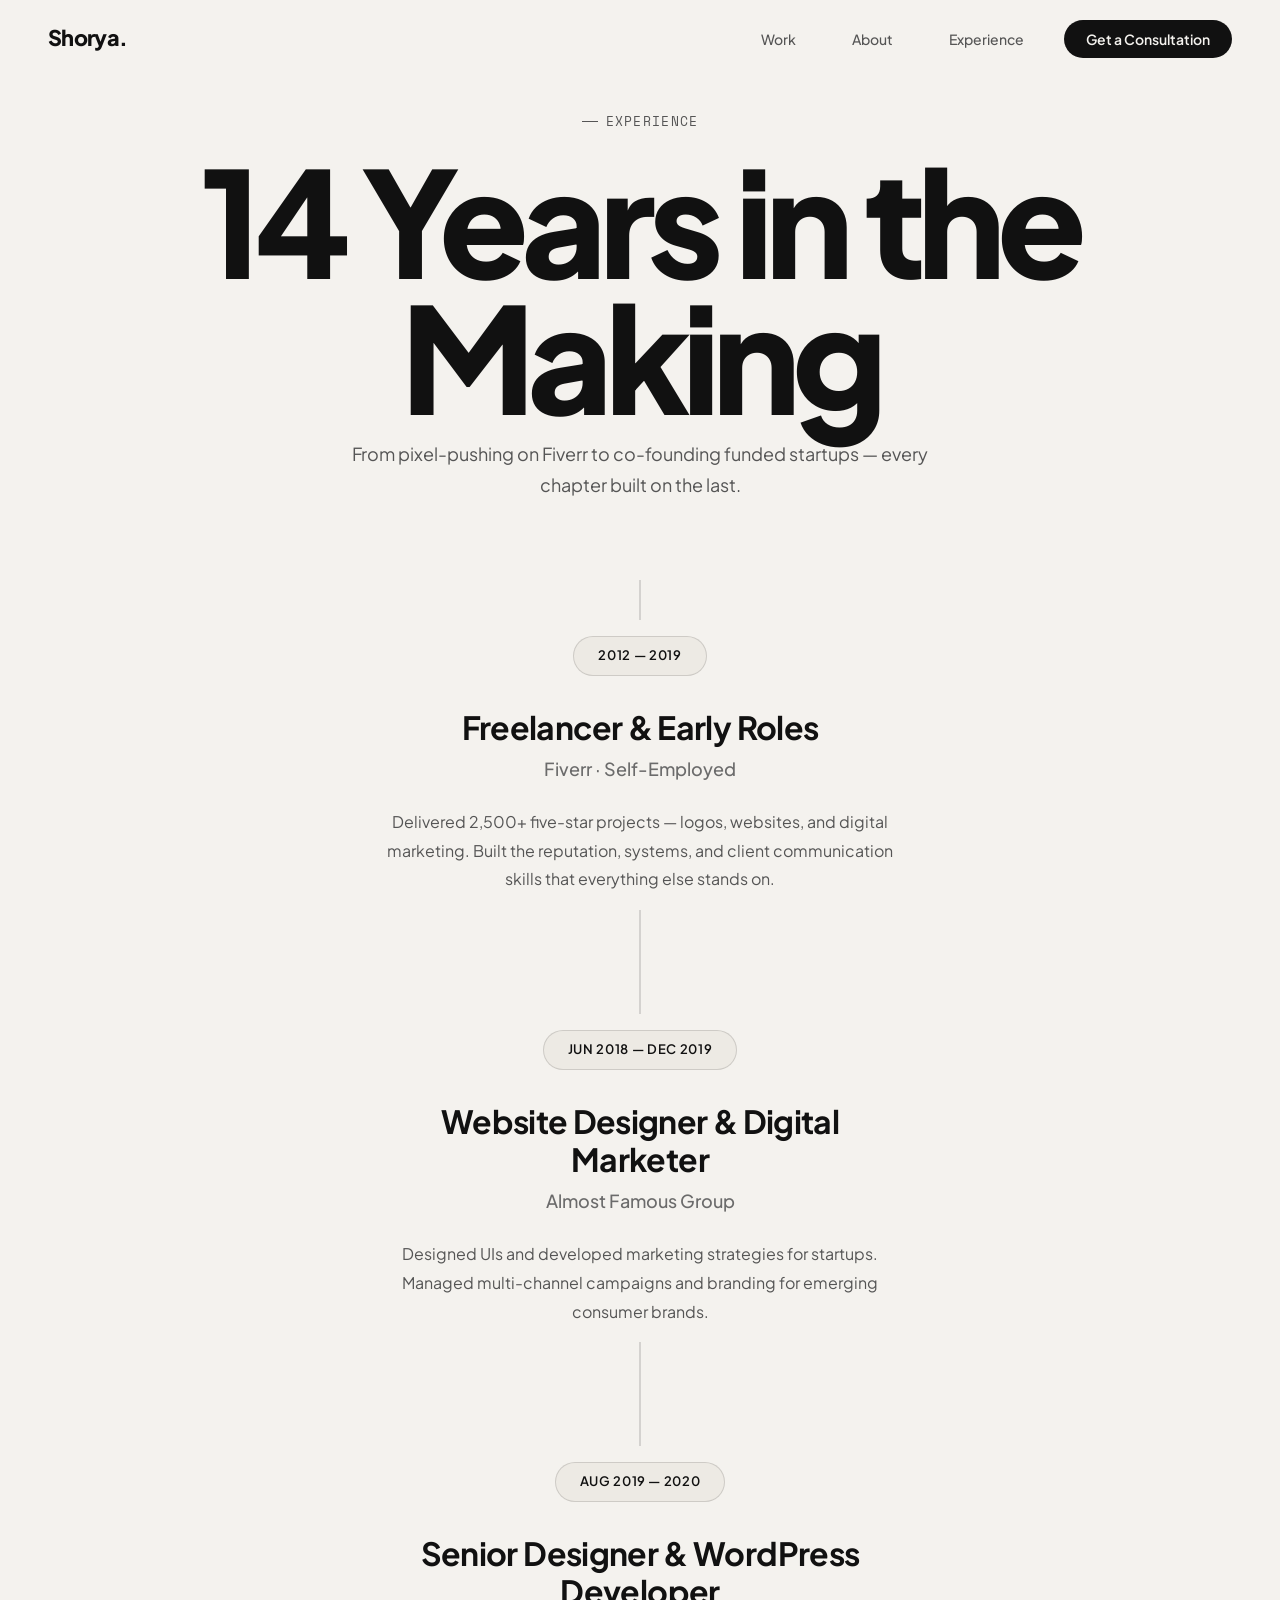
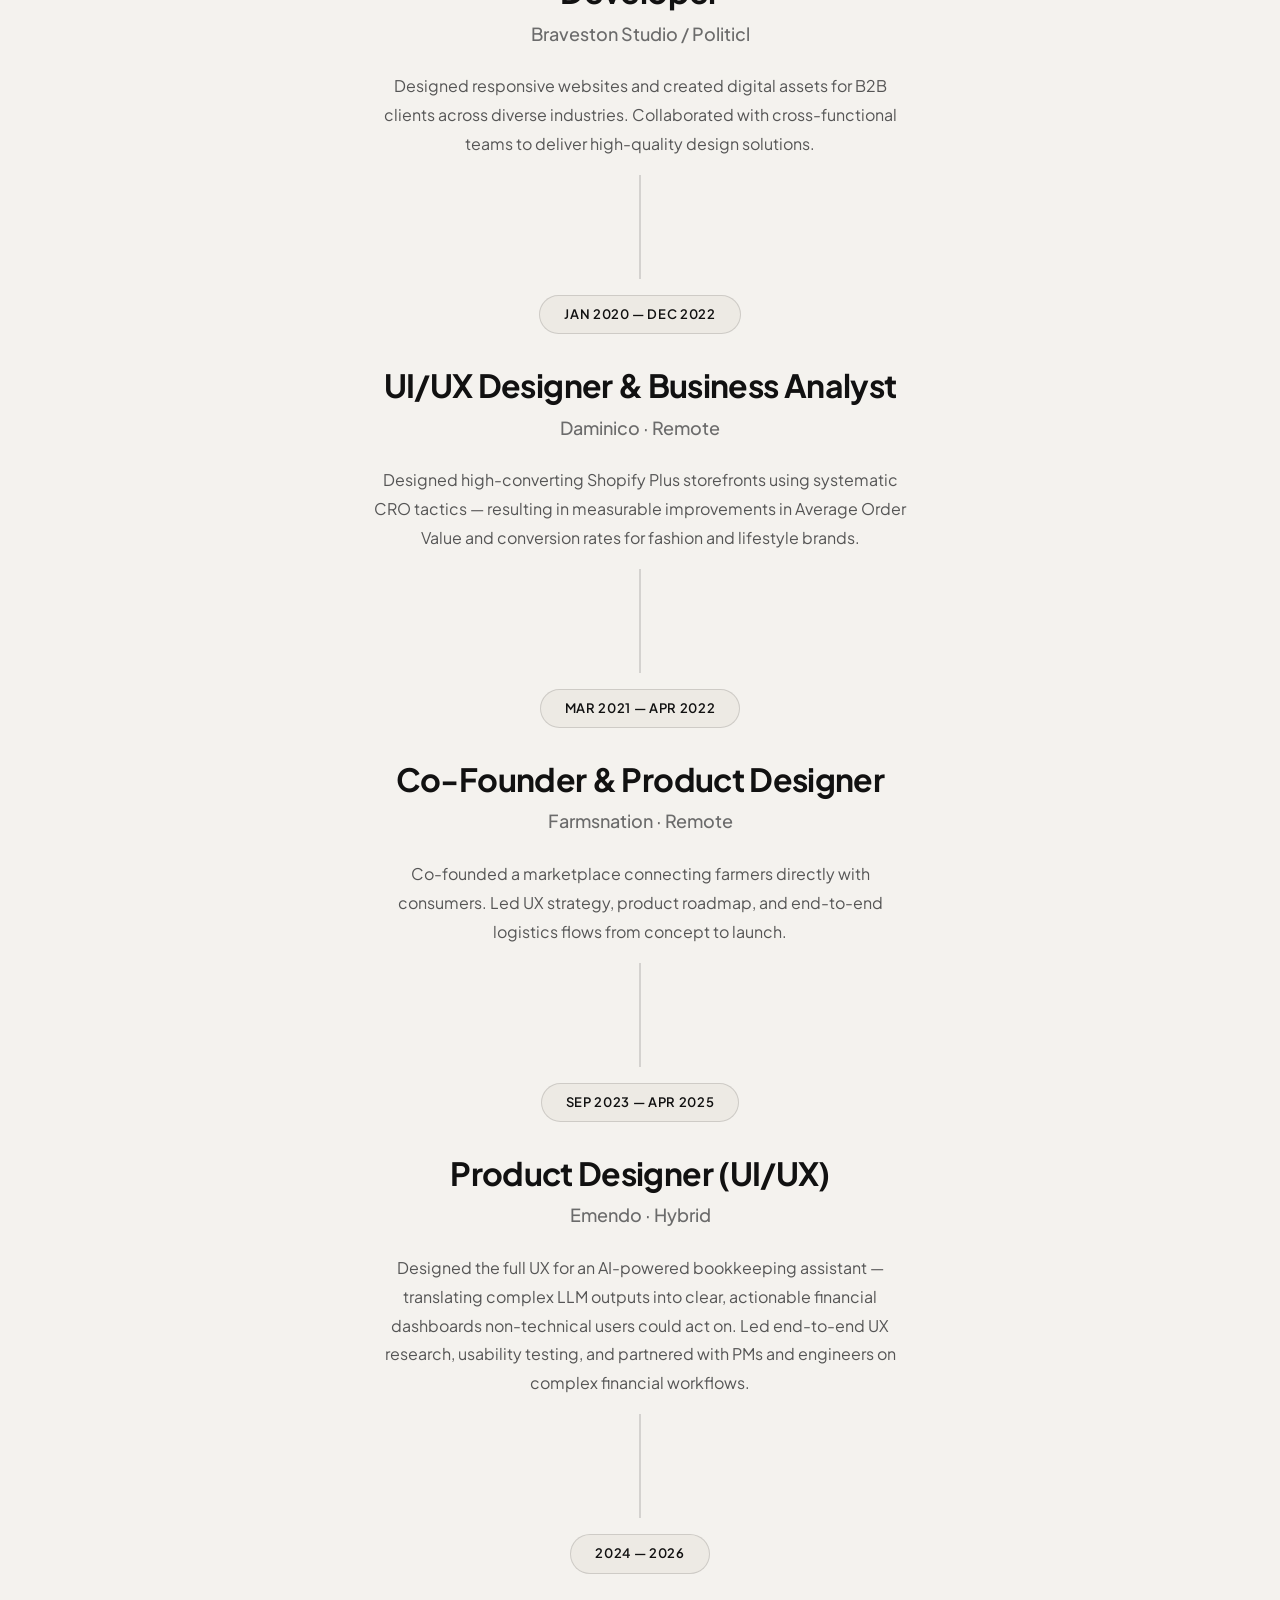
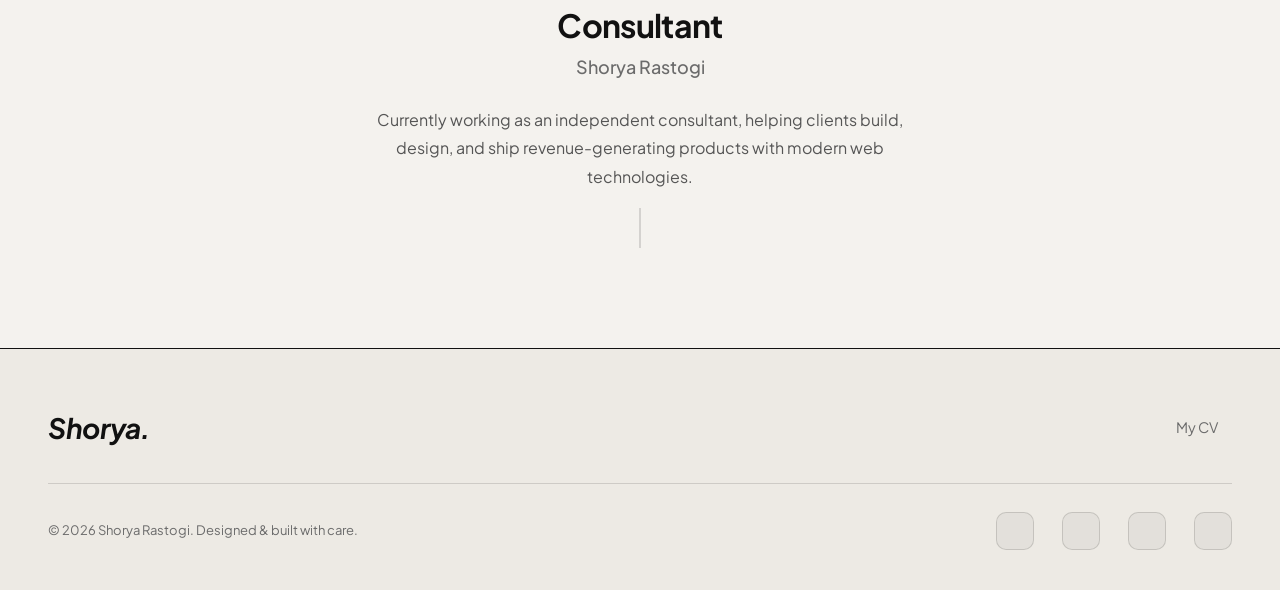
<file: experience.html>
<!DOCTYPE html>
<html lang="en">
<head>
  <meta charset="UTF-8" />
  <meta name="viewport" content="width=device-width, initial-scale=1.0" />

  <!-- Google tag (gtag.js) -->
  <script async src="https://www.googletagmanager.com/gtag/js?id=G-60S3DRZBKJ"></script>
  <script>
    window.dataLayer = window.dataLayer || [];
    function gtag(){dataLayer.push(arguments);}
    gtag('js', new Date());

    gtag('config', 'G-60S3DRZBKJ');
  </script>
  <title>Experience | Shorya Rastogi</title>
  <meta name="description" content="Senior Product Designer & AI-Powered Developer with 14+ years building SaaS products, Shopify stores and digital experiences. From design to launch — I make it happen." />
  <meta property="og:title" content="Shorya Rastogi — Product Designer & Developer" />
  <meta property="og:description" content="I design, build, and ship products that grow businesses. SaaS, Shopify, AI experiences." />
  <meta property="og:type" content="website" />
  <meta property="og:url" content="https://shoryarastogi.com" />
  <link rel="canonical" href="https://shoryarastogi.com" />
  <link rel="stylesheet" href="styles.css?v=20261125f" />
  <!-- Favicon -->
  <link rel="icon" type="image/svg+xml" href="favicon.svg?v=2" />
  <link rel="icon" type="image/png" sizes="32x32" href="favicon-32.png?v=2" />
  <link rel="apple-touch-icon" sizes="180x180" href="apple-touch-icon.png?v=2" />
</head>
<body>

  <!-- ════════════════════════════════════════════════
       NAVIGATION
  ════════════════════════════════════════════════ -->
  <nav class="nav" id="nav" role="navigation" aria-label="Main navigation">
    <a href="/#hero" class="nav-logo">Shorya.</a>
    <ul class="nav-links">
      <li><a href="/#portfolio" class="nav-link">Work</a></li>
      <li><a href="/#about" class="nav-link">About</a></li>
      <li><a href="experience.html" class="nav-link" aria-current="page">Experience</a></li>
      <li><a href="/#contact" class="nav-cta">Get a Consultation</a></li>
    </ul>
    <div class="nav-hamburger" id="hamburger" aria-label="Open menu" role="button" tabindex="0">
      <span></span><span></span><span></span>
    </div>
  </nav>

  <!-- Mobile Menu -->
  <div class="mobile-menu" id="mobileMenu" role="dialog" aria-label="Mobile navigation">
    <a href="/#contact" class="btn-primary" style="margin-top:16px">Get a Consultation →</a>
  </div>


  <!-- ════════════════════════════════════════════════
       EXPERIENCE TIMELINE
  ════════════════════════════════════════════════ -->
  <section id="experience-page" aria-label="Experience Timeline">
    <div class="container">
      
      <div class="reveal" style="margin-top: 100px; margin-bottom: 80px; text-align: center;">
        <span class="section-label" style="justify-content: center;">Experience</span>
        <h1 class="hero-title" style="margin-bottom: 16px;">14 Years in the Making</h1>
        <p class="section-subtitle" style="margin: 0 auto; max-width: 600px;">
          From pixel-pushing on Fiverr to co-founding funded startups — every chapter built on the last.
        </p>
      </div>

            <div class="exp-timeline-wrapper">
        <div class="exp-slides" id="expSlides">
          
          <!-- Slide 6 (now first) -->
          <div class="exp-slide active" data-year="2012">
            <div class="exp-content">
              <div class="timeline-year">2012 — 2019</div>
              <h2 class="timeline-role">Freelancer &amp; Early Roles</h2>
              <div class="timeline-company">Fiverr · Self-Employed</div>
              <p class="timeline-desc">
                Delivered 2,500+ five-star projects — logos, websites, and digital marketing. Built the reputation, systems, and client communication skills that everything else stands on.
              </p>
            </div>
          </div>

          <!-- Slide 5 -->
          <div class="exp-slide" data-year="2018">
            <div class="exp-content">
              <div class="timeline-year">Jun 2018 — Dec 2019</div>
              <h2 class="timeline-role">Website Designer &amp; Digital Marketer</h2>
              <div class="timeline-company">Almost Famous Group</div>
              <p class="timeline-desc">
                Designed UIs and developed marketing strategies for startups. Managed multi-channel campaigns and branding for emerging consumer brands.
              </p>
            </div>
          </div>

          <!-- Slide 4 -->
          <div class="exp-slide" data-year="2019">
            <div class="exp-content">
              <div class="timeline-year">Aug 2019 — 2020</div>
              <h2 class="timeline-role">Senior Designer &amp; WordPress Developer</h2>
              <div class="timeline-company">Braveston Studio / Politicl</div>
              <p class="timeline-desc">
                Designed responsive websites and created digital assets for B2B clients across diverse industries. Collaborated with cross-functional teams to deliver high-quality design solutions.
              </p>
            </div>
          </div>

          <!-- Slide 3 -->
          <div class="exp-slide" data-year="2020">
            <div class="exp-content">
              <div class="timeline-year">Jan 2020 — Dec 2022</div>
              <h2 class="timeline-role">UI/UX Designer &amp; Business Analyst</h2>
              <div class="timeline-company">Daminico · Remote</div>
              <p class="timeline-desc">
                Designed high-converting Shopify Plus storefronts using systematic CRO tactics — resulting in measurable improvements in Average Order Value and conversion rates for fashion and lifestyle brands.
              </p>
            </div>
          </div>

          <!-- Slide 2 -->
          <div class="exp-slide" data-year="2021">
            <div class="exp-content">
              <div class="timeline-year">Mar 2021 — Apr 2022</div>
              <h2 class="timeline-role">Co-Founder &amp; Product Designer</h2>
              <div class="timeline-company">Farmsnation · Remote</div>
              <p class="timeline-desc">
                Co-founded a marketplace connecting farmers directly with consumers. Led UX strategy, product roadmap, and end-to-end logistics flows from concept to launch.
              </p>
            </div>
          </div>

          <!-- Slide 1 -->
          <div class="exp-slide" data-year="2023">
            <div class="exp-content">
              <div class="timeline-year">Sep 2023 — Apr 2025</div>
              <h2 class="timeline-role">Product Designer (UI/UX)</h2>
              <div class="timeline-company">Emendo · Hybrid</div>
              <p class="timeline-desc">
                Designed the full UX for an AI-powered bookkeeping assistant — translating complex LLM outputs into clear, actionable financial dashboards non-technical users could act on. Led end-to-end UX research, usability testing, and partnered with PMs and engineers on complex financial workflows.
              </p>
            </div>
          </div>

          <!-- Slide 0 -->
          <div class="exp-slide" data-year="2024">
            <div class="exp-content">
              <div class="timeline-year">2024 — 2026</div>
              <h2 class="timeline-role">Consultant</h2>
              <div class="timeline-company">Shorya Rastogi</div>
              <p class="timeline-desc">
                Currently working as an independent consultant, helping clients build, design, and ship revenue-generating products with modern web technologies.
              </p>
            </div>
          </div>

        </div> <!-- /exp-slides -->
        

      </div>
    </div>
  </section>


  <!-- ════════════════════════════════════════════════
       FOOTER
  ════════════════════════════════════════════════ -->
  <footer>
    <div class="container">

      <div class="footer-top">
        <a href="/#hero" class="footer-logo">Shorya.</a>
        <nav class="footer-nav" aria-label="Footer navigation">
          <a href="experience.html" class="footer-nav-link">My CV</a>
        </nav>
      </div>

      <div class="footer-divider"></div>

      <div class="footer-bottom">
        <p class="footer-copy">© 2026 Shorya Rastogi. Designed &amp; built with care.</p>
        <div class="footer-socials">
          <a href="https://www.linkedin.com/in/shorya-rastogi-217a0259/" target="_blank" rel="noopener" class="footer-social-link" aria-label="LinkedIn">
            <i class="fa-brands fa-linkedin-in"></i>
          </a>
          <a href="https://www.behance.net/shorya95" target="_blank" rel="noopener" class="footer-social-link" aria-label="Behance">
            <i class="fa-brands fa-behance"></i>
          </a>
          <a href="https://www.upwork.com/freelancers/~01ea2ee30a7c7c9653?mp_source=share" target="_blank" rel="noopener" class="footer-social-link" aria-label="Upwork">
            <i class="fa-solid fa-laptop-code"></i>
          </a>
          <a href="https://www.fiverr.com/shorya95" target="_blank" rel="noopener" class="footer-social-link" aria-label="Fiverr">
            <i class="fa-solid fa-briefcase"></i>
          </a>
        </div>
      </div>

    </div>
  </footer>

  <script src="main.js?v=20261125f"></script>
</body>
</html>
</file>
<file: styles.css>
/* ============================================================
   SHORYA RASTOGI — Portfolio
   Black & White — Editorial · Minimal · High-Contrast
   ============================================================ */

/* ---------- GOOGLE FONTS ---------- */
@import url('https://fonts.googleapis.com/css2?family=Plus+Jakarta+Sans:ital,wght@0,300;0,400;0,500;0,600;0,700;0,800;1,400;1,600&family=Inter:wght@300;400;500;600;700&family=Space+Mono:ital,wght@0,400;0,700;1,400&display=swap');

/* ---------- CSS VARIABLES ---------- */
:root {
  /* Background Layers — warm paper */
  --bg-base:       #F4F2EE;
  --bg-surface:    #EDEAE4;
  --bg-elevated:   #E5E1D9;
  --bg-card:       rgba(17, 17, 17, 0.03);
  --bg-card-hover: rgba(17, 17, 17, 0.06);

  /* Primary accent — ink */
  --violet:        #111111;
  --violet-light:  #111111;
  --violet-dim:    rgba(17, 17, 17, 0.06);
  --violet-glow:   rgba(17, 17, 17, 0.12);

  /* Secondary */
  --amber:         #333333;
  --amber-light:   #222222;
  --amber-dim:     rgba(17, 17, 17, 0.05);

  /* Tertiary */
  --cyan:          #555555;
  --cyan-dim:      rgba(17, 17, 17, 0.05);

  /* Text */
  --text-primary:  #111111;
  --text-secondary:#555555;
  --text-muted:    #6B6B6B;

  /* Borders — ink hairlines */
  --border:        rgba(17, 17, 17, 0.14);
  --border-violet: rgba(17, 17, 17, 0.25);
  --border-amber:  rgba(17, 17, 17, 0.16);

  /* Shape tokens — M3 inspired, Jasper-friendly */
  --radius-xs:     6px;
  --radius-sm:     10px;
  --radius-md:     16px;
  --radius-lg:     24px;
  --radius-xl:     32px;
  --radius-full:   999px;

  /* Typography — Anthropic inspired: Plus Jakarta Sans / Inter */
  --font-display:  'Plus Jakarta Sans', 'Inter', -apple-system, sans-serif;
  --font-body:     'Plus Jakarta Sans', 'Inter', -apple-system, sans-serif;
  --font-logo:     'Plus Jakarta Sans', 'Inter', -apple-system, sans-serif;

  /* Motion */
  --ease-out:      cubic-bezier(0.16, 1, 0.3, 1);
  --ease-in-out:   cubic-bezier(0.4, 0, 0.2, 1);
  --transition:    all 0.3s var(--ease-in-out);
  --transition-slow: all 0.6s var(--ease-out);
}

/* ---------- RESET & BASE ---------- */
*, *::before, *::after {
  margin: 0; padding: 0; box-sizing: border-box;
}

html {
  scroll-behavior: smooth;
  font-size: 16px;
  overflow-x: hidden !important;
  max-width: 100vw !important;
}

body {
  font-family: var(--font-body);
  background-color: var(--bg-base);
  color: var(--text-primary);
  font-size: 18px;
  line-height: 1.65;
  font-weight: 400;
  overflow-x: hidden !important;
  max-width: 100vw !important;
  width: 100%;
  -webkit-font-smoothing: antialiased;
  -moz-osx-font-smoothing: grayscale;
}

a { color: inherit; text-decoration: none; }
img { max-width: 100%; display: block; }

/* ---------- SCROLLBAR ---------- */
::-webkit-scrollbar { width: 4px; }
::-webkit-scrollbar-track { background: var(--bg-base); }
::-webkit-scrollbar-thumb { background: var(--violet); border-radius: 2px; }

/* ---------- SELECTION ---------- */
::selection { background: var(--violet); color: #F4F2EE; }
::-moz-selection { background: var(--violet); color: #F4F2EE; }

/* ---------- UTILITY ---------- */
.container {
  width: 100%;
  max-width: 1400px;
  margin: 0 auto;
  padding: 0 48px;
}

.section-label {
  display: inline-flex;
  align-items: center;
  gap: 8px;
  font-size: 0.75rem;
  font-weight: 600;
  letter-spacing: 0.12em;
  text-transform: uppercase;
  color: var(--violet-light);
  margin-bottom: 16px;
}

.section-label::before {
  content: '';
  width: 16px; height: 1px;
  background: var(--violet-light);
  display: block;
}

.section-title {
  font-family: var(--font-display);
  font-size: clamp(2rem, 4vw, 3rem);
  font-weight: 500;
  letter-spacing: -0.012em;
  line-height: 1.1;
  color: var(--text-primary);
  margin-bottom: 16px;
}

.section-subtitle {
  font-size: 1.125rem;
  color: var(--text-secondary);
  max-width: 560px;
  line-height: 1.7;
}

.section-divider {
  height: 1px;
  background: var(--border);
}

/* ---------- ACCENT TEXT ---------- */
.accent { color: var(--amber); }

/* ---------- NAVIGATION ---------- */
.nav {
  position: fixed;
  top: 0; left: 0; right: 0;
  z-index: 100;
  display: flex;
  align-items: center;
  justify-content: space-between;
  padding: 20px max(48px, calc(50vw - 652px));
  transition: var(--transition);
}

.nav.scrolled {
  background: rgba(244, 242, 238, 0.85);
  backdrop-filter: blur(24px);
  -webkit-backdrop-filter: blur(24px);
  border-bottom: 1px solid var(--border);
  padding: 14px max(48px, calc(50vw - 652px));
}

.nav-logo {
  font-family: var(--font-logo);
  font-size: 1.35rem;
  font-weight: 800;
  letter-spacing: -0.03em;
  text-decoration: none;
  color: var(--text-primary);
  font-style: normal;
}

.nav-links {
  display: flex;
  align-items: center;
  gap: 24px;
  list-style: none;
  margin: 0;
  padding: 0;
}

.nav-link {
  font-size: 0.875rem;
  font-weight: 500;
  color: var(--text-secondary);
  padding: 8px 16px;
  border-radius: var(--radius-full);
  transition: var(--transition);
}

.nav-link:hover {
  color: var(--text-primary);
  background: rgba(17, 17, 17,0.06);
}

.nav-cta {
  background: var(--violet);
  color: #F4F2EE;
  font-size: 0.875rem;
  font-weight: 600;
  padding: 10px 22px;
  border-radius: var(--radius-full);
  transition: var(--transition);
  box-shadow: none;
}

.nav-cta:hover {
  background: var(--violet-light);
  box-shadow: none;
  transform: translateY(-1px);
}

.nav-hamburger {
  display: none;
  flex-direction: column;
  gap: 5px;
  cursor: pointer;
  padding: 4px;
}

.nav-hamburger span {
  display: block;
  width: 22px; height: 2px;
  background: var(--text-primary);
  border-radius: 2px;
  transition: var(--transition);
}

/* ---------- BUTTONS ---------- */
.btn-primary {
  display: inline-flex;
  min-height: 48px;
  align-items: center;
  justify-content: center;
  gap: 8px;
  background: var(--violet);
  color: #F4F2EE;
  font-family: var(--font-display);
  font-size: 0.9375rem;
  font-weight: 600;
  padding: 14px 28px;
  border-radius: var(--radius-full);
  border: 1px solid var(--violet);
  transition: var(--transition);
  box-shadow: none;
  text-decoration: none;
  line-height: 1.2;
  box-sizing: border-box;
}

.btn-primary:hover {
  background: var(--violet);
  border-color: var(--violet);
  box-shadow: none;
  color: #F4F2EE;
  opacity: 0.88;
}

.btn-secondary,
.btn-outline {
  display: inline-flex;
  align-items: center;
  justify-content: center;
  gap: 8px;
  background: transparent;
  color: #111111;
  font-family: var(--font-display);
  font-size: 0.9375rem;
  font-weight: 600;
  padding: 14px 28px;
  border-radius: var(--radius-full);
  border: 1px solid rgba(17, 17, 17, 0.8);
  transition: var(--transition);
  text-decoration: none;
  line-height: 1.2;
  box-sizing: border-box;
}

.btn-secondary:hover,
.btn-outline:hover {
  border-color: #111111;
  background: rgba(17, 17, 17, 0.12);
  color: #111111;
}

.btn-sm {
  padding: 10px 22px;
  font-size: 0.875rem;
}


/* ---------- HERO SECTION (editorial) ---------- */
#hero {
  position: relative;
  padding: 148px 0 96px;
}

.hero-badge {
  display: inline-flex;
  align-items: center;
  gap: 8px;
  background: transparent;
  border: 1px solid var(--border-violet);
  color: var(--text-primary);
  font-size: 0.875rem;
  font-weight: 500;
  padding: 8px 16px;
  border-radius: var(--radius-full);
  margin-bottom: 32px;
  width: fit-content;
}
.hero-badge-dot {
  width: 8px; height: 8px;
  background: #16a34a;
  border-radius: 50%;
}

.hero-title {
  font-family: var(--font-display);
  font-size: clamp(3.75rem, 11.5vw, 10.5rem);
  line-height: 0.92;
  font-weight: 800;
  letter-spacing: -0.055em;
  color: var(--text-primary);
  margin: 0;
}

.hero-intro {
  display: flex;
  justify-content: space-between;
  align-items: flex-end;
  flex-wrap: wrap;
  gap: 40px 64px;
  margin-top: 48px;
  padding-top: 32px;
  border-top: 1px solid var(--text-primary);
}
.hero-intro-text {
  flex: 1 1 480px;
  max-width: 640px;
  display: flex;
  flex-direction: column;
  gap: 28px;
}
.hero-description {
  font-size: 1.3rem;
  line-height: 1.55;
  color: #333333;
  margin: 0;
}
.hero-actions {
  display: flex;
  flex-wrap: wrap;
  gap: 14px;
}
.hero-photo {
  margin: 56px 0 0;
  aspect-ratio: 1797 / 985;
  border-radius: 4px;
  overflow: hidden;
  background: var(--bg-elevated);
}
.hero-photo img {
  width: 100%;
  height: 100%;
  object-fit: cover;
  object-position: center center;
  display: block;
}
@media (max-width: 768px) {
  .hero-photo { aspect-ratio: auto; height: 360px; }
  .hero-photo img { object-position: 45% center; }
}

.hero-services {
  display: grid;
  grid-template-columns: repeat(3, minmax(0, 1fr));
  gap: 48px;
  margin-top: 72px;
}
.hero-service {
  border-top: 1px solid var(--text-primary);
  padding-top: 24px;
  display: flex;
  flex-direction: column;
  gap: 14px;
}
.hero-service-num {
  font-family: 'Space Mono', monospace;
  font-size: 0.8125rem;
  color: var(--text-muted);
}
.hero-service h3 {
  font-family: var(--font-display);
  font-size: 2.1rem;
  font-weight: 700;
  letter-spacing: -0.02em;
  margin: 0;
}
.hero-service p {
  font-size: 1.0625rem;
  line-height: 1.6;
  color: #444444;
  margin: 0;
}

@media (max-width: 768px) {
  #hero { padding: 112px 0 64px; }
  .hero-intro { margin-top: 32px; padding-top: 24px; }
  .hero-description { font-size: 1.1rem; }
  .hero-photo { margin-top: 40px; }
  .hero-services { grid-template-columns: 1fr; gap: 32px; margin-top: 48px; }
  .hero-service h3 { font-size: 1.75rem; }
}

/* Editorial headings */
.section-title { font-weight: 700 !important; letter-spacing: -0.035em !important; }

/* ---------- ABOUT SECTION ---------- */
#about {
  padding: 100px 0;
  position: relative;
}

.about-grid {
  display: grid;
  grid-template-columns: 420px 1fr;
  gap: 64px;
  align-items: start;
  margin-top: 52px;
}

.about-photo-col {
  position: sticky;
  top: 100px;
}

.about-photo-wrap {
  position: relative;
  border-radius: var(--radius-xl);
  overflow: hidden;
  aspect-ratio: 4/5;
  max-height: 560px;
  box-shadow: none;
  background: var(--bg-surface);
}

.about-slides-track {
  position: relative;
  width: 100%;
  height: 100%;
}

.about-slide {
  position: absolute;
  inset: 0;
  width: 100%;
  height: 100%;
  object-fit: cover;
  object-position: center top;
  opacity: 0;
  transition: opacity 0.8s cubic-bezier(0.16, 1, 0.3, 1), transform 0.8s cubic-bezier(0.16, 1, 0.3, 1);
  transform: scale(1.04);
}

.about-slide.active {
  opacity: 1;
  transform: scale(1);
  z-index: 1;
}

.about-slider-dots {
  position: absolute;
  bottom: 16px;
  left: 50%;
  transform: translateX(-50%);
  z-index: 10;
  display: flex;
  gap: 8px;
  padding: 6px 12px;
  background: rgba(244, 242, 238, 0.45);
  backdrop-filter: blur(12px);
  -webkit-backdrop-filter: blur(12px);
  border-radius: var(--radius-full);
  border: 1px solid rgba(17, 17, 17, 0.15);
}

.about-slider-dots .dot {
  width: 8px;
  height: 8px;
  border-radius: 50%;
  background: rgba(17, 17, 17, 0.4);
  cursor: pointer;
  transition: all 0.3s ease;
}

.about-slider-dots .dot.active {
  background: #111111;
  width: 20px;
  border-radius: 4px;
  box-shadow: none;
}

.about-photo-caption {
  margin-top: 14px;
  display: flex;
  align-items: center;
  gap: 8px;
  font-size: 0.8125rem;
  color: var(--text-muted);
  font-style: italic;
}

.about-photo-caption::before {
  content: '';
  display: block;
  width: 20px; height: 1px;
  background: var(--text-muted);
  flex-shrink: 0;
}

.about-text {
  margin-bottom: 24px;
}

.about-text p {
  font-size: 1.0625rem;
  color: var(--text-secondary);
  line-height: 1.8;
  margin-bottom: 18px;
}

.about-text p:last-child { margin-bottom: 0; }

.about-text strong {
  color: inherit;
  font-weight: inherit;
}

/* Bio Highlights Grid */
.about-highlights {
  display: grid;
  grid-template-columns: repeat(4, 1fr);
  gap: 12px;
  margin-top: 24px;
  margin-bottom: 28px;
}

.highlight-card {
  background: rgba(17, 17, 17, 0.03);
  border: 1px solid rgba(17, 17, 17, 0.08);
  border-radius: var(--radius-lg);
  padding: 16px 12px;
  text-align: center;
  transition: all 0.25s ease;
}

.highlight-card:hover {
  background: rgba(17, 17, 17, 0.06);
  border-color: rgba(17, 17, 17, 0.18);
  transform: translateY(-2px);
}

.highlight-num {
  font-family: var(--font-heading);
  font-size: 1.35rem;
  font-weight: 800;
  color: #111111;
  letter-spacing: -0.02em;
  margin-bottom: 4px;
}

.highlight-label {
  font-size: 0.725rem;
  font-weight: 600;
  color: var(--text-muted);
  text-transform: uppercase;
  letter-spacing: 0.05em;
}

/* Structured Glassmorphic Skills Box */
.skills-container {
  background: rgba(17, 17, 17, 0.025);
  border: 1px solid rgba(17, 17, 17, 0.09);
  border-radius: var(--radius-xl);
  padding: 28px 32px;
  backdrop-filter: blur(16px);
  -webkit-backdrop-filter: blur(16px);
  box-shadow: none;
}

.skills-grid {
  display: grid;
  grid-template-columns: 1fr;
  gap: 24px;
}

.skill-cat-title {
  display: flex;
  align-items: center;
  gap: 8px;
  font-size: 0.8125rem;
  font-weight: 700;
  color: var(--violet-light);
  text-transform: uppercase;
  letter-spacing: 0.08em;
  margin-bottom: 12px;
}

.skill-cat-title i {
  font-size: 0.875rem;
}

.skill-pills {
  display: flex;
  flex-wrap: wrap;
  gap: 8px;
}

.skill-pill {
  font-size: 0.8125rem;
  font-weight: 500;
  color: var(--text-secondary);
  background: rgba(17, 17, 17, 0.05);
  border: 1px solid rgba(17, 17, 17, 0.1);
  padding: 6px 14px;
  border-radius: var(--radius-full);
  transition: all 0.25s cubic-bezier(0.16, 1, 0.3, 1);
  backdrop-filter: blur(8px);
}

.skill-pill:hover {
  background: rgba(17, 17, 17, 0.12);
  border-color: rgba(17, 17, 17, 0.3);
  color: #111111;
  transform: translateY(-2px);
  box-shadow: none;
}

/* ---------- EXPERIENCE TIMELINE SECTION ---------- */
#experience-page {
  padding: 0 0 100px;
  position: relative;
}

.exp-timeline-wrapper {
  margin-top: 56px;
  display: flex;
  flex-direction: column;
  gap: 48px;
}

/* Slides */
.exp-slides {
  position: relative;
  max-width: 1000px;
  margin: 0 auto;
  padding: 40px 0;
}

/* Center vertical line */
.exp-slides::before {
  content: '';
  position: absolute;
  top: 0;
  bottom: 0;
  left: 50%;
  width: 2px;
  background: var(--border);
  transform: translateX(-50%);
}

.exp-slide {
  display: flex;
  flex-direction: column;
  align-items: center;
  position: relative;
  width: 100%;
  margin-bottom: 104px;
}

.exp-slide:last-child {
  margin-bottom: 0;
}

/* Hide dot */
.exp-slide::after {
  display: none !important;
}

/* Centered Date Badge */
.timeline-year {
  position: relative;
  background: var(--bg-surface);
  padding: 8px 24px;
  border: 1px solid var(--border);
  border-radius: var(--radius-full);
  z-index: 3;
  font-size: 0.8125rem;
  font-weight: 600;
  color: var(--violet-light);
  letter-spacing: 0.05em;
  text-transform: uppercase;
  white-space: nowrap;
  box-shadow: none;
  margin-bottom: 32px; /* Enough space from content */
}

/* Content Container Centered */
.exp-content {
  display: flex;
  flex-direction: column;
  align-items: center;
  text-align: center;
  background: var(--bg-base); /* Mask the line */
  padding: 16px 32px;
  max-width: 600px;
  z-index: 2;
}

@media (max-width: 768px) {
  .exp-slides::before {
    left: 20px;
  }
  .exp-slide {
    align-items: flex-start;
    padding: 0 0 0 56px !important;
    margin-bottom: 78px;
  }
  .exp-slide::after {
    display: block !important;
    content: '';
    position: absolute;
    top: 6px;
    left: 20px !important;
    right: auto !important;
    transform: translateX(-50%);
    width: 16px;
    height: 16px;
    border-radius: 50%;
    background: var(--violet);
    border: 4px solid var(--bg-base);
    z-index: 2;
  }
  .timeline-year {
    left: 0 !important;
    right: auto !important;
    transform: none !important;
    background: transparent;
    padding: 0;
    border: none;
    box-shadow: none;
    margin-bottom: 12px;
    font-size: 0.875rem;
  }
  .exp-content {
    margin: 0 !important;
    padding: 0;
    text-align: left !important;
    align-items: flex-start !important;
    background: transparent; /* don't mask on mobile since the line is on the side */
  }
}

.timeline-role {
  font-family: var(--font-display);
  font-size: 2rem;
  font-weight: 700;
  color: var(--text-primary);
  letter-spacing: -0.02em;
  margin-bottom: 8px;
  line-height: 1.2;
}

.timeline-company {
  font-size: 1.125rem;
  color: var(--text-muted);
  margin-bottom: 24px;
  font-weight: 500;
}

.timeline-desc {
  font-size: 1rem;
  color: var(--text-secondary);
  line-height: 1.8;
}

/* Dial UI */
.exp-dial-container {
  display: flex;
  align-items: center;
  gap: 16px;
  padding: 24px 0;
  justify-content: center;
}

.exp-dial-scroll {
  overflow-x: auto;
  scrollbar-width: none; /* Firefox */
  -ms-overflow-style: none; /* IE/Edge */
}
.exp-dial-scroll::-webkit-scrollbar { display: none; }

.exp-dial {
  display: flex;
  align-items: flex-start;
  gap: 0;
  padding: 8px 16px;
}

.dial-item {
  position: relative;
  background: transparent;
  border: none;
  color: var(--text-muted);
  font-family: var(--font-body);
  font-size: 0.9375rem;
  font-weight: 600;
  padding: 24px 8px 8px;
  cursor: pointer;
  transition: var(--transition);
  white-space: nowrap;
}

.dial-item::before {
  content: '';
  position: absolute;
  top: 0;
  left: 50%;
  transform: translateX(-50%);
  width: 12px;
  height: 12px;
  background: var(--border);
  border-radius: 50%;
  transition: var(--transition);
  z-index: 2;
}

.dial-item:hover {
  color: var(--text-primary);
}

.dial-item:hover::before {
  background: rgba(17, 17, 17,0.5);
}

.dial-item.active {
  background: transparent;
  color: var(--text-primary);
  border: none;
  box-shadow: none;
}

.dial-item.active::before {
  background: #111111;
  box-shadow: none;
}

.dial-line {
  width: 48px;
  height: 2px;
  background: var(--border);
  margin-top: 5px;
}

.dial-nav-btn {
  background: var(--bg-surface);
  border: 1px solid var(--border);
  color: var(--text-primary);
  width: 44px;
  height: 44px;
  border-radius: 50%;
  display: flex;
  align-items: center;
  justify-content: center;
  cursor: pointer;
  transition: var(--transition);
  flex-shrink: 0;
}

.dial-nav-btn:hover:not(:disabled) {
  background: var(--bg-card-hover);
  border-color: rgba(17, 17, 17,0.3);
}

.dial-nav-btn:disabled {
  opacity: 0.3;
  cursor: not-allowed;
}

/* ---------- GLOBAL MOMENT SECTION (50/50 split) ---------- */
.global-moment {
  display: grid;
  grid-template-columns: 1fr 1fr;
  min-height: 600px;
  overflow: hidden;
  position: relative;
}

/* LEFT: Text */
.global-moment-content {
  background: var(--bg-surface);
  display: flex;
  flex-direction: column;
  justify-content: center;
  padding: 80px 72px 80px max(48px, calc(50vw - 652px));
  position: relative;
  overflow: hidden;
}

/* Ambient violet glow behind text */
.global-moment-content::before {
  content: '';
  position: absolute;
  width: 400px; height: 400px;
  background: none;
  top: -100px; left: -100px;
  pointer-events: none;
}

/* Vertical separator line */
.global-moment-content::after {
  content: '';
  position: absolute;
  right: 0; top: 10%; bottom: 10%;
  width: 1px;
  background: rgba(17, 17, 17,0.15);
}

.global-moment-label {
  font-size: 0.75rem;
  font-weight: 600;
  letter-spacing: 0.15em;
  text-transform: uppercase;
  color: var(--violet-light);
  margin-bottom: 20px;
  display: flex;
  align-items: center;
  gap: 10px;
}

.global-moment-label::before {
  content: '';
  display: block;
  width: 24px; height: 1px;
  background: var(--violet-light);
  flex-shrink: 0;
}

.global-moment-title {
  font-family: var(--font-display);
  font-size: clamp(2.2rem, 3.5vw, 3.2rem);
  font-weight: 800;
  line-height: 1.05;
  letter-spacing: -0.03em;
  color: var(--text-primary);
  margin-bottom: 20px;
}

.global-moment-desc {
  font-size: 1.0625rem;
  color: var(--text-secondary);
  line-height: 1.75;
  max-width: 420px;
  margin-bottom: 40px;
}

.global-moment-stats {
  display: flex;
  gap: 36px;
  flex-wrap: wrap;
}

.global-moment-stat-num {
  font-family: var(--font-display);
  font-size: 2rem;
  font-weight: 800;
  color: var(--text-primary);
  line-height: 1;
  letter-spacing: -0.03em;
}

.global-moment-stat-num span { color: var(--violet-light); }

.global-moment-stat-label {
  font-size: 0.8125rem;
  color: var(--text-muted);
  margin-top: 5px;
  line-height: 1.3;
}

/* RIGHT: Photo */
.global-moment-photo {
  position: relative;
  overflow: hidden;
  background: var(--bg-base);
}

.global-moment-photo img {
  width: 100%;
  height: 100%;
  object-fit: cover;
  object-position: center 15%;
  filter: brightness(0.82) saturate(0.9);
  transition: transform 0.8s var(--ease-out), filter 0.5s ease;
}

.global-moment-photo:hover img {
  transform: scale(1.04);
  filter: brightness(0.9) saturate(1);
}

/* Subtle left-edge fade so it blends into text panel */
.global-moment-photo::before {
  content: '';
  position: absolute;
  top: 0; left: 0;
  width: 120px; height: 100%;
  background: none;
  z-index: 1;
  pointer-events: none;
}

/* Location badge */
.global-moment-badge {
  position: absolute;
  bottom: 24px; right: 24px;
  z-index: 2;
  background: rgba(244, 242, 238,0.82);
  backdrop-filter: blur(14px);
  -webkit-backdrop-filter: blur(14px);
  border: 1px solid rgba(17, 17, 17,0.22);
  border-radius: var(--radius-sm);
  padding: 10px 16px;
  font-size: 0.8rem;
  color: var(--text-secondary);
  display: flex;
  align-items: center;
  gap: 7px;
}

.global-moment-badge svg { color: var(--violet-light); flex-shrink: 0; }

/* Responsive */
@media (max-width: 900px) {
  .global-moment { grid-template-columns: 1fr !important; }
  .global-moment-photo {
    width: 100% !important;
    height: 560px !important;
    aspect-ratio: unset !important;
    max-height: none !important;
    min-height: 0 !important;
    overflow: hidden !important;
  }
  .global-moment-photo img {
    width: 100% !important;
    height: 100% !important;
    object-fit: cover !important;
    object-position: center 20% !important;
  }
  .global-moment-photo::before { display: none; }
  .global-moment-content { padding: 56px 32px; }
  .global-moment-stats { gap: 24px; }
}

/* ---------- PORTFOLIO SECTION ---------- */
#portfolio {
  padding: 100px 0;
  position: relative;
}

/* ── Portfolio 2-Column Sidebar Layout ── */
.portfolio-layout {
  display: grid;
  grid-template-columns: 280px 1fr;
  gap: 48px;
  align-items: start;
}

.portfolio-sidebar {
  position: relative;
}

.portfolio-sidebar-sticky {
  position: sticky;
  top: 96px;
  display: flex;
  flex-direction: column;
}

/* Vertical Category Filter List */
.portfolio-filters {
  display: flex;
  flex-direction: column;
  gap: 4px;
  width: 100%;
  margin: 0;
  padding: 0;
  background: transparent;
  border: none;
}

.tab-btn {
  display: flex;
  align-items: center;
  justify-content: space-between;
  width: 100%;
  text-align: left;
  font-family: var(--font-sans);
  font-size: 0.875rem;
  font-weight: 500;
  color: var(--text-secondary);
  background: transparent;
  border: 1px solid transparent;
  cursor: pointer;
  padding: 9px 12px;
  border-radius: var(--radius-md);
  transition: all 0.2s ease;
  white-space: nowrap;
}

.tab-btn:hover {
  color: var(--text-primary);
  background: rgba(17, 17, 17, 0.04);
  border-color: rgba(17, 17, 17, 0.08);
}

.tab-btn.active {
  background: rgba(17, 17, 17, 0.08);
  color: #111111;
  font-weight: 600;
  border-color: rgba(17, 17, 17, 0.2);
  box-shadow: none;
}

.tab-count {
  font-size: 0.725rem;
  font-weight: 600;
  color: var(--text-muted);
  background: rgba(17, 17, 17, 0.06);
  padding: 2px 8px;
  border-radius: var(--radius-full);
}

.tab-btn.active .tab-count {
  color: #111111;
  background: var(--violet-dim);
}

@media (max-width: 992px) {
  .portfolio-layout {
    grid-template-columns: 1fr;
    gap: 32px;
  }
  .portfolio-sidebar-sticky {
    position: static;
  }
  .portfolio-filters {
    flex-direction: row;
    flex-wrap: wrap;
    gap: 8px;
  }
  .tab-btn {
    width: auto;
    border-radius: var(--radius-full);
    padding: 8px 16px;
    border-color: rgba(17, 17, 17,0.1);
    background: rgba(17, 17, 17,0.03);
  }
}

/* ── Portfolio Grid ── */
.portfolio-grid {
  display: grid;
  grid-template-columns: repeat(2, 1fr);
  gap: 24px;
}

/* ── Project Card ── */
.project-card {
  background: var(--bg-card);
  border: 1px solid var(--border);
  border-radius: var(--radius-lg);
  overflow: hidden;
  transition: transform 0.4s var(--ease-out), border-color 0.3s ease, box-shadow 0.4s ease, opacity 0.4s ease;
  position: relative;
}

.project-card::before {
  content: '';
  position: absolute;
  inset: 0;
  border-radius: var(--radius-lg);
  background: none;
  opacity: 0;
  transition: opacity 0.4s ease;
  pointer-events: none;
  z-index: 1;
}

.project-card:hover {
  border-color: rgba(17, 17, 17,0.35);
  transform: translateY(-6px);
  box-shadow: none;
}

.project-card:hover::before { opacity: 1; }

.project-card.hidden {
  display: none;
}

/* ── Thumbnail ── */
.project-thumb {
  position: relative;
  width: 100%;
  aspect-ratio: 7 / 5;
  overflow: hidden;
  background: var(--bg-surface);
}

.project-thumb img {
  width: 100%;
  height: 100%;
  object-fit: cover !important;
  object-position: center top !important;
  transition: transform 0.5s var(--ease-out);
}

.project-card:hover .project-thumb img {
  transform: scale(1.05);
}

.project-thumb-placeholder {
  width: 100%;
  height: 100%;
  display: flex;
  align-items: center;
  justify-content: center;
  font-family: var(--font-display);
  font-size: 1rem;
  font-weight: 800;
  letter-spacing: 0.12em;
  color: rgba(17, 17, 17,0.18);
  background: rgba(17, 17, 17,0.1);
  transition: transform 0.5s var(--ease-out);
}

/* Per-project thumb colors */

.project-card:hover .project-thumb-placeholder { transform: scale(1.06); }

/* ── Card Link ── */
.project-link {
  display: inline-flex;
  align-items: center;
  gap: 6px;
  font-family: var(--font-display);
  font-size: 0.8125rem;
  font-weight: 700;
  margin-top: 16px;
  margin-right: 24px;
  color: #111111;
  text-decoration: none;
  transition: var(--transition);
  position: relative;
}

.project-link::after {
  content: '';
  position: absolute;
  left: 0;
  bottom: -4px;
  width: 0;
  height: 1px;
  background: #111111;
  transition: var(--transition);
}

.project-link:hover::after {
  width: 100%;
}

.project-link.secondary {
  color: var(--text-secondary);
}

.project-link.secondary::after {
  background: var(--text-secondary);
}

/* ── Card Info ── */
.project-info {
  padding: 20px 24px 24px;
}

.project-tag {
  display: inline-flex;
  align-items: center;
  font-size: 0.6875rem;
  font-weight: 600;
  letter-spacing: 0.1em;
  text-transform: uppercase;
  color: var(--violet-light);
  background: var(--violet-dim);
  border: 1px solid rgba(17, 17, 17,0.2);
  padding: 4px 12px;
  border-radius: var(--radius-full);
  margin-bottom: 12px;
}

.project-name {
  font-family: var(--font-display);
  font-size: 1.0625rem;
  font-weight: 700;
  color: var(--text-primary);
  letter-spacing: -0.02em;
  margin-bottom: 8px;
  line-height: 1.3;
}

.project-desc {
  font-size: 0.875rem;
  color: var(--text-secondary);
  line-height: 1.65;
}



/* Portfolio filter tabs — Floating Pill style cleaned up above */
  color: #111111;
  box-shadow: none;
}

/* Portfolio Grid */
.portfolio-grid {
  display: grid;
  grid-template-columns: repeat(2, 1fr);
  gap: 24px;
}

.project-card {
  background: var(--bg-card);
  border: 1px solid var(--border);
  border-radius: var(--radius-lg);
  overflow: hidden;
  transition: var(--transition-slow);
  cursor: pointer;
  position: relative;
}

.project-card::before {
  content: '';
  position: absolute;
  inset: 0;
  border-radius: var(--radius-lg);
  background: none;
  opacity: 0;
  transition: opacity 0.4s ease;
  pointer-events: none;
  z-index: 1;
}

.project-card:hover {
  border-color: rgba(17, 17, 17,0.3);
  transform: translateY(-6px);
  box-shadow: none;
}

.project-card:hover::before { opacity: 1; }

.project-card.featured {
  grid-column: span 2;
}

.card-image {
  width: 100%;
  height: 220px;
  background: rgba(17, 17, 17,0.1);
  display: flex;
  align-items: center;
  justify-content: center;
  overflow: hidden;
  position: relative;
}

/* .project-card.featured .card-image { height: 280px; } */

.card-image-emoji {
  font-size: 3.5rem;
  filter: drop-shadow(0 4px 24px rgba(17, 17, 17,0.3));
  transition: transform 0.4s var(--ease-out);
}

.project-card:hover .card-image-emoji { transform: scale(1.12); }

.card-body {
  padding: 24px;
}

.card-industry-tag {
  display: inline-flex;
  align-items: center;
  font-size: 0.6875rem;
  font-weight: 600;
  letter-spacing: 0.1em;
  text-transform: uppercase;
  color: var(--violet-light);
  background: var(--violet-dim);
  border: 1px solid rgba(17, 17, 17,0.2);
  padding: 4px 12px;
  border-radius: var(--radius-full);
  margin-bottom: 12px;
}

.card-title {
  font-family: var(--font-display);
  font-size: 1.125rem;
  font-weight: 700;
  color: var(--text-primary);
  letter-spacing: -0.02em;
  margin-bottom: 8px;
  line-height: 1.3;
}

.card-desc {
  font-size: 0.875rem;
  color: var(--text-secondary);
  line-height: 1.65;
  margin-bottom: 20px;
}

.card-meta {
  display: flex;
  align-items: center;
  justify-content: space-between;
}

.card-tags {
  display: flex;
  gap: 6px;
  flex-wrap: wrap;
}

.card-tag {
  font-size: 0.6875rem;
  font-weight: 500;
  color: var(--text-muted);
  background: rgba(17, 17, 17,0.04);
  border: 1px solid var(--border);
  padding: 3px 10px;
  border-radius: var(--radius-full);
}

.card-link {
  display: inline-flex;
  align-items: center;
  gap: 6px;
  font-size: 0.8125rem;
  font-weight: 600;
  color: var(--violet-light);
  transition: var(--transition);
  flex-shrink: 0;
}

.card-link:hover {
  color: #111111;
  gap: 10px;
}

.card-link svg { transition: transform 0.2s ease; }
.card-link:hover svg { transform: translateX(3px); }

/* ---------- PORTFOLIO PAGINATION ---------- */
.portfolio-pagination {
  display: flex;
  align-items: center;
  justify-content: center;
  gap: 8px;
  margin-top: 48px;
  padding-top: 8px;
}

.pagination-btn {
  width: 40px; height: 40px;
  border-radius: var(--radius-sm);
  border: 1px solid var(--border);
  background: rgba(17, 17, 17,0.04);
  color: var(--text-muted);
  display: flex;
  align-items: center;
  justify-content: center;
  cursor: pointer;
  transition: var(--transition);
  flex-shrink: 0;
}

.pagination-btn:hover:not(:disabled) {
  color: var(--text-primary);
  border-color: rgba(17, 17, 17,0.4);
  background: var(--violet-dim);
}

.pagination-btn:disabled {
  opacity: 0.3;
  cursor: not-allowed;
}

.pagination-pages {
  display: flex;
  align-items: center;
  gap: 6px;
}

.pagination-dot {
  min-width: 36px;
  height: 36px;
  padding: 0 10px;
  border-radius: var(--radius-sm);
  border: 1px solid var(--border);
  background: transparent;
  color: var(--text-muted);
  font-family: var(--font-body);
  font-size: 0.875rem;
  font-weight: 500;
  cursor: pointer;
  transition: var(--transition);
  display: flex;
  align-items: center;
  justify-content: center;
}

.pagination-dot:hover {
  color: var(--text-primary);
  border-color: rgba(17, 17, 17,0.35);
  background: var(--violet-dim);
}

.pagination-dot.active {
  background: var(--violet);
  border-color: var(--violet);
  color: #F4F2EE;
  box-shadow: none;
}

/* ---------- SOCIAL PROOF STRIP ---------- */
.proof-strip {
  display: flex;
  align-items: center;
  justify-content: space-between;
  gap: 24px;
  margin-top: 64px;
  padding: 36px 48px;
  background: rgba(17, 17, 17,0.06);
  border: 1px solid rgba(17, 17, 17,0.15);
  border-radius: var(--radius-xl);
  flex-wrap: wrap;
}

.proof-item {
  display: flex;
  flex-direction: column;
  align-items: center;
  gap: 6px;
  text-align: center;
  flex: 1;
  min-width: 80px;
}

/* Vertical dividers between items */
.proof-item + .proof-item {
  border-left: 1px solid rgba(17, 17, 17,0.06);
  padding-left: 24px;
}

.proof-num {
  font-family: var(--font-display);
  font-size: clamp(1.5rem, 3vw, 2.25rem);
  font-weight: 700;
  color: var(--text-primary);
  letter-spacing: -0.03em;
  line-height: 1;
}

.proof-label {
  font-size: 0.8125rem;
  color: var(--text-muted);
  font-weight: 400;
  line-height: 1.3;
}

@media (max-width: 640px) {
  .proof-strip { flex-direction: column; padding: 28px 24px; }
  .proof-item + .proof-item { border-left: none; padding-left: 0; border-top: 1px solid rgba(17, 17, 17,0.06); padding-top: 20px; }
  .proof-item { width: 100%; flex-direction: row; justify-content: space-between; text-align: left; }
}

/* ---------- CONTACT SECTION ---------- */
#contact {
  padding: 100px 0;
  position: relative;
}

#contact::before {
  content: '';
  position: absolute;
  top: 0; left: 50%; transform: translateX(-50%);
  width: 800px; height: 400px;
  background: none;
  pointer-events: none;
}

/* 50/50 grid — left info, right form */
.contact-grid {
  display: grid;
  grid-template-columns: 1fr 1fr;
  gap: 72px;
  align-items: start;
  margin-top: 56px;
}

/* Left column heading */
.contact-info-title {
  font-family: var(--font-display);
  font-size: clamp(1.4rem, 2.5vw, 1.875rem);
  font-weight: 500;
  letter-spacing: -0.02em;
  line-height: 1.25;
  color: var(--text-primary);
  margin-bottom: 16px;
}

/* Left column body text */
.contact-info-text {
  font-size: 1rem;
  color: var(--text-secondary);
  line-height: 1.75;
  margin-bottom: 36px;
  max-width: 44ch;
}

/* Contact link list */
.contact-links {
  display: flex;
  flex-direction: column;
  gap: 4px;
}

.contact-link {
  display: flex;
  align-items: center;
  gap: 14px;
  font-size: 0.9375rem;
  font-weight: 500;
  color: var(--text-secondary);
  text-decoration: none;
  padding: 6px 12px;
  margin-left: -12px; /* Offset padding to align icons with text */
  border-radius: var(--radius-md);
  border: 1px solid transparent;
  transition: var(--transition);
}

.contact-link:hover {
  color: var(--text-primary);
  background: rgba(17, 17, 17,0.07);
  border-color: rgba(17, 17, 17,0.2);
}

.contact-link-icon {
  width: 38px; height: 38px;
  border-radius: var(--radius-sm);
  background: rgba(17, 17, 17,0.08);
  border: 1px solid rgba(17, 17, 17,0.18);
  display: flex;
  align-items: center;
  justify-content: center;
  font-size: 1rem;
  flex-shrink: 0;
  transition: var(--transition);
}

.contact-link:hover .contact-link-icon {
  background: rgba(17, 17, 17,0.18);
  border-color: rgba(17, 17, 17,0.4);
}

/* Right column — form card */
.contact-form {
  background: rgba(17, 17, 17,0.03);
  border: 1px solid var(--border);
  border-radius: var(--radius-xl);
  padding: 40px;
  position: relative;
  overflow: hidden;
}

/* Violet shimmer top edge */
.contact-form::before {
  content: '';
  position: absolute;
  top: 0; left: 0; right: 0;
  height: 1px;
  background: none;
}

.form-group {
  display: flex;
  flex-direction: column;
  gap: 7px;
  margin-bottom: 16px;
}

.form-group:last-of-type { margin-bottom: 0; }

.form-label {
  font-size: 0.8125rem;
  font-weight: 600;
  color: var(--text-secondary);
  letter-spacing: 0.02em;
}

.form-input,
.form-select,
.form-textarea {
  background: rgba(17, 17, 17,0.04);
  border: 1px solid var(--border);
  border-radius: var(--radius-sm);
  color: var(--text-primary);
  font-family: var(--font-body);
  font-size: 0.9375rem;
  padding: 12px 16px;
  transition: var(--transition);
  outline: none;
  width: 100%;
}

.form-input::placeholder,
.form-textarea::placeholder { color: var(--text-muted); }

.form-input:focus,
.form-select:focus,
.form-textarea:focus {
  border-color: var(--violet);
  background: rgba(17, 17, 17,0.06);
  box-shadow: none;
}

.form-select {
  cursor: pointer;
  appearance: none;
  background-image: url("data:image/svg+xml,%3Csvg width='12' height='8' viewBox='0 0 12 8' fill='none' xmlns='http://www.w3.org/2000/svg'%3E%3Cpath d='M1 1L6 6L11 1' stroke='%235A5A78' stroke-width='1.5' stroke-linecap='round'/%3E%3C/svg%3E");
  background-repeat: no-repeat;
  background-position: right 16px center;
  padding-right: 40px;
}

.form-select option {
  background: var(--bg-elevated);
  color: var(--text-primary);
}

.form-textarea { resize: vertical; min-height: 120px; }

.form-row {
  display: grid;
  grid-template-columns: 1fr 1fr;
  gap: 16px;
  margin-bottom: 16px;
}

/* Submit button — matches HTML class btn-submit */
.btn-submit {
  background: var(--violet);
  color: #F4F2EE;
  font-family: var(--font-display);
  font-size: 1rem;
  font-weight: 700;
  padding: 16px 32px;
  border-radius: var(--radius-full);
  border: none;
  cursor: pointer;
  transition: var(--transition);
  width: 100%;
  margin-top: 8px;
  box-shadow: none;
  display: flex;
  align-items: center;
  justify-content: center;
  gap: 8px;
  letter-spacing: -0.01em;
}

.btn-submit:hover {
  background: var(--violet-light);
  box-shadow: none;
  transform: translateY(-2px);
}

/* Success state */
.form-success {
  display: none;
  flex-direction: column;
  align-items: center;
  justify-content: center;
  gap: 12px;
  padding: 48px 24px;
  text-align: center;
}

.form-success.visible { display: flex; }

.form-success-icon { font-size: 2.5rem; }

.form-success-title {
  font-family: var(--font-display);
  font-size: 1.5rem;
  font-weight: 700;
  color: var(--text-primary);
}

.form-success-text {
  font-size: 0.9375rem;
  color: var(--text-secondary);
  line-height: 1.7;
}

/* Responsive */
@media (max-width: 900px) {
  .contact-grid { grid-template-columns: 1fr; gap: 48px; }
  .form-row { grid-template-columns: 1fr; }
}


/* ---------- FOOTER ---------- */
footer {
  padding: 56px 0 40px;
  border-top: 1px solid var(--border);
  background: var(--bg-surface);
}

/* Top row: Logo left, nav links right */
.footer-top {
  display: flex;
  align-items: center;
  justify-content: space-between;
  gap: 32px;
  margin-bottom: 32px;
}

.footer-logo {
  font-family: var(--font-logo);
  font-size: 1.75rem;
  font-weight: 700;
  letter-spacing: -0.01em;
  color: var(--text-primary);
  text-decoration: none;
  font-style: italic;
  transition: var(--transition);
}

.footer-logo:hover { color: var(--violet-light); }

.footer-nav {
  display: flex;
  align-items: center;
  gap: 4px;
}

.footer-nav-link {
  font-size: 0.9rem;
  font-weight: 400;
  color: var(--text-muted);
  padding: 6px 14px;
  border-radius: var(--radius-full);
  transition: var(--transition);
  text-decoration: none;
}

.footer-nav-link:hover {
  color: var(--text-primary);
  background: rgba(17, 17, 17,0.05);
}

/* Hairline divider */
.footer-divider {
  height: 1px;
  background: var(--border);
  margin-bottom: 28px;
}

/* Bottom row: copyright left, socials right */
.footer-bottom {
  display: flex;
  align-items: center;
  justify-content: space-between;
  gap: 24px;
  flex-wrap: wrap;
}

.footer-copy {
  font-size: 0.8125rem;
  color: var(--text-muted);
  font-weight: 400;
  line-height: 1.5;
}

/* Social icon row */
.footer-socials {
  display: flex;
  align-items: center;
  gap: 8px;
}

.footer-social-link {
  display: flex;
  align-items: center;
  justify-content: center;
  width: 38px;
  height: 38px;
  border-radius: var(--radius-sm);
  color: var(--text-muted);
  background: rgba(17, 17, 17,0.04);
  border: 1px solid var(--border);
  transition: var(--transition);
  text-decoration: none;
}

.footer-social-link:hover {
  color: var(--violet-light);
  background: var(--violet-dim);
  border-color: rgba(17, 17, 17,0.3);
  transform: translateY(-2px);
}

/* Responsive */
@media (max-width: 640px) {
  .footer-top { flex-direction: column; align-items: flex-start; gap: 20px; }
  .footer-bottom { flex-direction: column; align-items: flex-start; gap: 16px; }
  .footer-nav { flex-wrap: wrap; gap: 2px; }
}



/* ---------- SCROLL REVEAL ---------- */
.reveal {
  opacity: 0;
  transform: translateY(32px);
  transition: opacity 0.7s var(--ease-out), transform 0.7s var(--ease-out);
}

.reveal.visible {
  opacity: 1;
  transform: none;
}

.reveal-delay-1 { transition-delay: 0.1s; }
.reveal-delay-2 { transition-delay: 0.2s; }
.reveal-delay-3 { transition-delay: 0.3s; }

/* ---------- ANIMATIONS ---------- */
@keyframes float {
  0%, 100% { transform: translateY(0px); }
  50% { transform: translateY(-12px); }
}

/* ---------- MOBILE MENU ---------- */
.mobile-menu {
  position: fixed;
  inset: 0;
  z-index: 99;
  background: rgba(244, 242, 238,0.97);
  backdrop-filter: blur(24px);
  -webkit-backdrop-filter: blur(24px);
  display: none;
  flex-direction: column;
  align-items: center;
  justify-content: center;
  gap: 32px;
}

.mobile-menu.open { display: flex; }

.mobile-menu .nav-link {
  font-size: 1.5rem;
  font-weight: 700;
  font-family: var(--font-display);
}

/* ---------- RESPONSIVE ---------- */
@media (max-width: 1024px) {
  .about-grid { grid-template-columns: 1fr; }
  .about-photo-col { position: static; }
  .portfolio-grid { grid-template-columns: 1fr 1fr; }
}

@media (max-width: 768px) {
  .container { padding: 0 20px; }
  .nav { padding: 14px 20px; }
  .nav.scrolled { padding: 12px 20px; }
  .nav-links { display: flex !important; }
  .nav-cta {
    padding: 8px 16px !important;
    font-size: 0.8125rem !important;
  }
  .nav-hamburger { display: none !important; }

  .nav-links .nav-link { display: none; }
  .hero-title { font-size: clamp(3.4rem, 17vw, 5rem); }

  .about-grid { gap: 40px; }
  .skills-grid { grid-template-columns: 1fr; }


  .exp-timeline-wrapper { margin-top: 24px; gap: 32px; }
  .timeline-role { font-size: 1.5rem; }
  .portfolio-tabs { border-radius: var(--radius-lg); }
  .form-row { grid-template-columns: 1fr; }

  .global-moment { grid-template-columns: 1fr !important; }
  .global-moment-photo {
    width: 100% !important;
    height: 520px !important;
    aspect-ratio: unset !important;
  }
  .global-moment-content { padding: 48px 24px; }
  .global-moment-stats { gap: 24px; }

  .footer-inner { flex-direction: column; text-align: center; }
}

/* ── CASE STUDY VIEWER (full-screen, slides stacked like Upwork) ── */
.modal-overlay {
  position: fixed;
  inset: 0;
  background: rgba(244, 242, 238, 0.85);
  backdrop-filter: blur(12px);
  -webkit-backdrop-filter: blur(12px);
  z-index: 2000;
  opacity: 0;
  visibility: hidden;
  transition: opacity 0.3s ease, visibility 0.3s ease;
}

.modal-overlay.open {
  opacity: 1;
  visibility: visible;
}

.modal-box {
  position: absolute;
  inset: 0;
  background: var(--bg-base);
  overflow-y: auto;
  overscroll-behavior: contain;
  -webkit-overflow-scrolling: touch;
  transform: translateY(24px);
  transition: transform 0.4s var(--ease-out);
}

.modal-overlay.open .modal-box {
  transform: translateY(0);
}

/* Top bar */
.cs-topbar {
  position: sticky;
  top: 0;
  z-index: 10;
  display: flex;
  align-items: center;
  gap: 12px;
  padding: 12px max(24px, calc((100% - 1280px) / 2 + 32px));
  background: rgba(244, 242, 238, 0.85);
  backdrop-filter: blur(14px);
  -webkit-backdrop-filter: blur(14px);
  border-bottom: 1px solid var(--border);
}

.cs-back {
  display: inline-flex;
  align-items: center;
  gap: 8px;
  min-height: 44px;
  padding: 0 16px;
  font-family: inherit;
  font-size: 0.875rem;
  font-weight: 500;
  color: var(--text-primary);
  background: none;
  border: 1px solid var(--border-violet);
  border-radius: var(--radius-full);
  cursor: pointer;
  transition: background 0.2s ease;
}
.cs-back:hover { background: rgba(17, 17, 17, 0.08); }

.cs-topbar-title {
  flex: 1;
  min-width: 0;
  display: flex;
  flex-direction: column;
}
.cs-topbar-name {
  font-family: var(--font-display);
  font-size: 1rem;
  font-weight: 700;
  white-space: nowrap;
  overflow: hidden;
  text-overflow: ellipsis;
}
.cs-topbar-meta {
  font-size: 0.8125rem;
  color: var(--text-secondary);
  white-space: nowrap;
  overflow: hidden;
  text-overflow: ellipsis;
}

.modal-copy-link {
  display: inline-flex;
  align-items: center;
  gap: 6px;
  min-height: 44px;
  padding: 0 16px;
  font-family: inherit;
  font-size: 0.875rem;
  font-weight: 500;
  color: var(--text-primary);
  background: none;
  border: 1px solid var(--border-violet);
  border-radius: 999px;
  cursor: pointer;
  white-space: nowrap;
  transition: background 0.2s ease;
}
.modal-copy-link:hover { background: rgba(17, 17, 17, 0.08); }

.cs-cta { white-space: nowrap; }

.modal-close-btn {
  flex-shrink: 0;
  width: 44px;
  height: 44px;
  border-radius: 50%;
  background: rgba(17, 17, 17, 0.08);
  border: 1px solid var(--border);
  color: var(--text-primary);
  display: flex;
  align-items: center;
  justify-content: center;
  cursor: pointer;
  font-size: 1.1rem;
  transition: var(--transition);
}
.modal-close-btn:hover {
  background: rgba(17, 17, 17, 0.2);
  transform: rotate(90deg);
}

/* Intro */
.modal-body {
  max-width: 1280px;
  margin: 0 auto;
  padding: 56px 32px 0;
}

.modal-category-badge {
  display: inline-block;
  font-size: 0.75rem;
  font-weight: 700;
  text-transform: uppercase;
  letter-spacing: 0.12em;
  color: var(--violet-light);
  background: var(--violet-dim);
  border: 1px solid var(--border);
  padding: 4px 14px;
  border-radius: var(--radius-full);
  margin-bottom: 20px;
}

.modal-title {
  font-family: var(--font-display);
  font-size: clamp(2.2rem, 5vw, 3.5rem);
  font-weight: 800;
  line-height: 1.05;
  letter-spacing: -0.03em;
  margin-bottom: 32px;
  color: var(--text-primary);
}

.cs-intro {
  display: flex;
  flex-wrap: wrap;
  gap: 32px 56px;
  padding-bottom: 48px;
  border-bottom: 1px solid var(--border);
}
.cs-intro-main { flex: 999 1 520px; min-width: 0; }

.modal-summary {
  font-size: 1.125rem;
  color: #333333;
  line-height: 1.7;
}

.modal-skills-section { flex: 1 1 260px; }

.modal-skills-title {
  font-size: 0.75rem;
  font-weight: 700;
  text-transform: uppercase;
  letter-spacing: 0.12em;
  color: var(--text-secondary);
  margin-bottom: 12px;
}

.modal-skills-list {
  display: flex;
  flex-wrap: wrap;
  gap: 8px;
}

.modal-skill-badge {
  font-size: 0.8125rem;
  font-weight: 500;
  color: var(--text-primary);
  background: rgba(17, 17, 17, 0.06);
  border: 1px solid var(--border);
  padding: 6px 14px;
  border-radius: var(--radius-full);
}

.modal-links {
  display: flex;
  gap: 12px;
  flex-wrap: wrap;
  margin-top: 24px;
}

.modal-detailed-content {
  padding: 32px 0;
  border-bottom: 1px solid var(--border);
  font-size: 0.975rem;
  line-height: 1.8;
  color: #333333;
  max-width: 820px;
}
.modal-detailed-content h3, .modal-detailed-content h4 {
  font-family: var(--font-display);
  color: #111111;
  margin-top: 24px;
  margin-bottom: 12px;
}
.modal-detailed-content ul, .modal-detailed-content ol {
  padding-left: 24px;
  margin-bottom: 16px;
}
.modal-detailed-content li { margin-bottom: 6px; }

/* Slides + section list */
.cs-content {
  max-width: 1280px;
  margin: 0 auto;
  padding: 48px 32px 0;
  display: flex;
  gap: 40px;
  align-items: flex-start;
}

.cs-toc {
  position: sticky;
  top: 96px;
  flex: 0 0 200px;
  display: flex;
  flex-direction: column;
  gap: 2px;
}
.cs-toc-title {
  font-size: 0.75rem;
  font-weight: 700;
  text-transform: uppercase;
  letter-spacing: 0.12em;
  color: var(--text-secondary);
  margin-bottom: 10px;
}
.cs-toc button {
  display: flex;
  gap: 10px;
  text-align: left;
  padding: 7px 0;
  font-family: inherit;
  font-size: 0.875rem;
  line-height: 1.35;
  color: var(--text-secondary);
  background: none;
  border: none;
  cursor: pointer;
  transition: color 0.2s ease;
}
.cs-toc button span {
  font-family: 'Space Mono', monospace;
  font-size: 0.75rem;
  padding-top: 2px;
  color: var(--text-muted);
}
.cs-toc button:hover,
.cs-toc button.active { color: var(--text-primary); }
.cs-toc button.active span { color: var(--text-secondary); }

.cs-slides {
  flex: 1;
  min-width: 0;
  display: flex;
  flex-direction: column;
  gap: 20px;
}
.cs-slide {
  margin: 0;
  scroll-margin-top: 88px;
}
.cs-slide img {
  display: block;
  width: 100%;
  height: auto;
  border-radius: var(--radius-sm);
  background: var(--bg-elevated);
}

/* Footer */
.cs-footer {
  max-width: 1280px;
  margin: 0 auto;
  padding: 72px 32px 96px;
  display: flex;
  flex-wrap: wrap;
  gap: 24px;
  align-items: center;
  justify-content: space-between;
}
.cs-next {
  display: flex;
  flex-direction: column;
  gap: 6px;
}
.cs-next-label {
  font-size: 0.75rem;
  font-weight: 700;
  text-transform: uppercase;
  letter-spacing: 0.12em;
  color: var(--text-secondary);
}
.cs-next-btn {
  padding: 0;
  text-align: left;
  font-family: var(--font-display);
  font-size: clamp(1.5rem, 3vw, 2rem);
  font-weight: 700;
  color: var(--text-primary);
  background: none;
  border: none;
  cursor: pointer;
}
.cs-next-btn:hover { opacity: 0.75; }

/* Card badge: number of slides */
.project-slide-count {
  position: absolute;
  right: 12px;
  top: 12px;
  display: inline-flex;
  align-items: center;
  gap: 6px;
  padding: 5px 11px;
  font-size: 0.75rem;
  font-weight: 500;
  color: #111111;
  background: rgba(244, 242, 238, 0.72);
  border: 1px solid rgba(17, 17, 17, 0.2);
  border-radius: 999px;
  pointer-events: none;
}

@media (max-width: 1024px) {
  .cs-toc { display: none !important; }
}

@media (max-width: 768px) {
  .cs-topbar { padding: 10px 12px; gap: 8px; }
  .cs-back { width: 44px; padding: 0; justify-content: center; }
  .cs-back span, .cs-cta { display: none; }
  .modal-copy-link { width: 44px; padding: 0; justify-content: center; font-size: 0; gap: 0; }
  .modal-copy-link i { font-size: 1rem; }
  .modal-body { padding: 32px 16px 0; }
  .modal-title { margin-bottom: 20px; }
  .modal-summary { font-size: 1rem; }
  .cs-intro { padding-bottom: 32px; gap: 24px; }
  .cs-content { padding: 24px 12px 0; }
  .cs-slides { gap: 12px; }
  .cs-footer { padding: 48px 16px 64px; flex-direction: column; align-items: stretch; }
  .cs-footer .btn { justify-content: center; }
}

/* ── ADMIN SKILLS SELECTOR ── */
.skills-admin-section {
  background: rgba(17, 17, 17,0.02);
  border: 1px solid var(--border);
  border-radius: var(--radius-lg);
  padding: 24px;
  margin-bottom: 24px;
}

.skills-category-block {
  margin-bottom: 20px;
}

.skills-category-block:last-child {
  margin-bottom: 0;
}

.skills-cat-title {
  font-size: 0.75rem;
  font-weight: 700;
  text-transform: uppercase;
  letter-spacing: 0.12em;
  color: var(--text-secondary);
  margin-bottom: 10px;
}

.skills-pills-flex {
  display: flex;
  flex-wrap: wrap;
  gap: 8px;
}

.skill-toggle-pill {
  cursor: pointer;
  user-select: none;
}

.skill-toggle-pill input {
  display: none;
}

.skill-toggle-pill span {
  display: inline-block;
  font-size: 0.8125rem;
  font-weight: 500;
  color: var(--text-secondary);
  background: rgba(17, 17, 17,0.04);
  border: 1px solid var(--border);
  padding: 6px 14px;
  border-radius: var(--radius-full);
  transition: var(--transition);
}

.skill-toggle-pill input:checked + span {
  background: #111111;
  color: #F4F2EE;
  font-weight: 600;
  border-color: #111111;
  box-shadow: none;
}

/* ── MOBILE RESPONSIVE REFINEMENTS ── */
@media (max-width: 992px) {
  .portfolio-layout {
    grid-template-columns: 1fr;
    gap: 32px;
  }
  .portfolio-sidebar-sticky {
    position: static;
  }
  .portfolio-filters {
    flex-direction: row;
    flex-wrap: wrap;
    gap: 8px;
  }
  .portfolio-filters .tab-btn {
    width: auto;
    border-radius: var(--radius-full);
    padding: 8px 16px;
    border-color: rgba(17, 17, 17,0.1);
    background: rgba(17, 17, 17,0.03);
  }
  .about-grid {
    grid-template-columns: 1fr;
    gap: 36px;
  }
  .about-photo-col {
    position: static;
  }
  .about-highlights {
    grid-template-columns: repeat(2, 1fr);
  }
}

@media (max-width: 640px) {
  .container {
    padding: 0 20px !important;
  }
  .portfolio-grid {
    grid-template-columns: 1fr !important;
  }
  .project-thumb {
    aspect-ratio: 16 / 9 !important;
    height: auto !important;
  }
  .project-thumb img {
    width: 100% !important;
    height: 100% !important;
    object-fit: cover !important;
    object-position: center top !important;
  }
  .about-highlights {
    grid-template-columns: repeat(2, 1fr);
    gap: 8px;
  }
  .highlight-card {
    padding: 12px 8px;
  }
  .highlight-num {
    font-size: 1.15rem;
  }
  .skills-container {
    padding: 20px 16px;
  }
  .global-moment {
    grid-template-columns: 1fr !important;
  }
  .global-moment-content {
    padding: 40px 20px !important;
  }
  .global-moment-photo {
    width: 100% !important;
    height: 480px !important;
    aspect-ratio: unset !important;
    max-height: none !important;
    min-height: 0 !important;
  }
}

/* ══ PORTFOLIO: horizontal scroller (layout B) ══ */
#portfolio .pf-head {
  display: flex;
  align-items: flex-end;
  justify-content: space-between;
  gap: 32px;
  margin-bottom: 28px;
}
#portfolio .pf-head-text { display: flex; flex-direction: column; }
#portfolio .pf-title {
  margin: 12px 0 0;
  font-size: clamp(2rem, 4vw, 3.5rem);
  line-height: 1.05;
}
#portfolio .pf-arrows { display: flex; gap: 12px; flex-shrink: 0; }
#portfolio .pf-arrow {
  width: 56px;
  height: 56px;
  border-radius: 50%;
  border: 1px solid #111111;
  background: #111111;
  color: #F4F2EE;
  display: flex;
  align-items: center;
  justify-content: center;
  cursor: pointer;
  transition: background 0.2s ease, color 0.2s ease, border-color 0.2s ease;
}
#portfolio .pf-arrow:disabled {
  background: transparent;
  color: var(--text-muted);
  border-color: var(--border-violet);
  cursor: default;
}

/* Filters: one horizontal row of pills */
#portfolio .pf-filters {
  display: flex;
  flex-direction: row;
  flex-wrap: wrap;
  gap: 10px;
  margin-bottom: 40px;
}
#portfolio .pf-filters .tab-btn {
  width: auto;
  display: inline-flex;
  align-items: center;
  gap: 8px;
  min-height: 44px;
  padding: 0 18px;
  border: 1px solid var(--border-violet);
  border-radius: var(--radius-full);
  background: transparent;
  color: var(--text-primary);
  font-size: 0.875rem;
  font-weight: 500;
  box-shadow: none;
  transform: none;
}
#portfolio .pf-filters .tab-btn:hover { background: rgba(17, 17, 17,0.08); }
#portfolio .pf-filters .tab-btn.active {
  background: #111111;
  border-color: #111111;
  color: #F4F2EE;
}
#portfolio .pf-filters .tab-count {
  background: none;
  border: none;
  padding: 0;
  min-width: 0;
  color: inherit;
  opacity: 0.6;
  font-size: 0.8125rem;
}

/* Track: starts in line with the page content, runs off the right edge */
#portfolio .pf-track {
  --pf-inset: max(48px, calc((100vw - 1400px) / 2 + 48px));
  display: flex;
  grid-template-columns: none;
  gap: 28px;
  overflow-x: auto;
  overscroll-behavior-x: contain;
  scroll-snap-type: x mandatory;
  scroll-padding-left: var(--pf-inset);
  padding: 0 var(--pf-inset);
  scrollbar-width: none;
  cursor: grab;
  outline: none;
}
#portfolio .pf-track::-webkit-scrollbar { display: none; }
#portfolio .pf-track.is-dragging { cursor: grabbing; scroll-snap-type: none; user-select: none; }
#portfolio .pf-track.is-dragging .project-card { pointer-events: none; }
#portfolio .pf-track:focus-visible { outline: 2px solid #111111; outline-offset: 6px; }

#portfolio .pf-track .project-card {
  flex: 0 0 min(600px, 82vw);
  scroll-snap-align: start;
  background: none;
  border: none;
  border-radius: 0;
  overflow: visible;
  box-shadow: none;
  transform: none;
  animation: none;
  opacity: 1;
}
#portfolio .pf-track .project-card.hidden { display: none; }
#portfolio .pf-track .project-card::before { display: none; }
#portfolio .pf-track .project-card:hover { transform: none; box-shadow: none; }
#portfolio .pf-track .project-card:focus-visible { outline: 2px solid #111111; outline-offset: 6px; border-radius: 20px; }
#portfolio .pf-track .project-thumb {
  border-radius: 20px;
  border: 1px solid var(--border);
  background: var(--bg-elevated);
}
#portfolio .pf-track .project-thumb img { object-position: center center !important; -webkit-user-drag: none; }
#portfolio .pf-track .project-card:hover .project-thumb img { transform: scale(1.03); }

#portfolio .pf-track .project-info {
  display: flex;
  justify-content: space-between;
  align-items: flex-start;
  gap: 16px;
  padding: 20px 4px 0;
}
#portfolio .pf-track .project-name {
  font-size: 1.625rem;
  margin-bottom: 6px;
}
#portfolio .project-cat { font-size: 0.9375rem; color: var(--text-secondary); }
#portfolio .project-num {
  font-family: 'Space Mono', monospace;
  font-size: 0.8125rem;
  color: var(--text-muted);
  padding-top: 8px;
}

/* Progress */
#portfolio .pf-progress {
  display: flex;
  align-items: center;
  gap: 20px;
  margin-top: 40px;
}
#portfolio .pf-count {
  font-family: 'Space Mono', monospace;
  font-size: 0.8125rem;
  color: var(--text-secondary);
  white-space: nowrap;
  min-width: 96px;
}
#portfolio .pf-bar {
  position: relative;
  flex: 1;
  height: 2px;
  border-radius: 2px;
  background: rgba(17, 17, 17,0.12);
  overflow: hidden;
}
#portfolio .pf-bar-fill {
  position: absolute;
  top: 0;
  left: 0;
  height: 100%;
  width: 10%;
  background: #111111;
  border-radius: 2px;
}
#portfolio .pf-hint { font-size: 0.875rem; color: var(--text-secondary); white-space: nowrap; }

@media (max-width: 768px) {
  #portfolio .pf-track { --pf-inset: 20px; gap: 16px; }
  #portfolio .pf-arrows { display: none; }
  #portfolio .pf-filters {
    flex-wrap: nowrap;
    overflow-x: auto;
    scrollbar-width: none;
    margin: 0 -20px 28px;
    padding: 0 20px;
    width: calc(100% + 40px);
    max-width: none;
    box-sizing: border-box;
  }
  #portfolio .pf-filters::-webkit-scrollbar { display: none; }
  #portfolio .pf-filters .tab-btn { flex-shrink: 0; white-space: nowrap; }
  #portfolio .pf-track .project-name { font-size: 1.25rem; }
  #portfolio .pf-hint { display: none; }
}

/* ══ EDITORIAL SYSTEM — shared by every section (matches the hero) ══ */
.section-label {
  font-family: 'Space Mono', monospace;
  font-size: 0.8125rem;
  font-weight: 400;
  letter-spacing: 0.1em;
  color: var(--text-secondary);
  margin-bottom: 20px;
}
.section-label::before { background: var(--text-secondary); }

.ed-section { padding: 128px 0; }
#portfolio { padding: 128px 0 112px; }

.ed-title,
#portfolio .pf-title {
  font-family: var(--font-display);
  font-size: clamp(2.75rem, 7vw, 6rem);
  line-height: 0.95;
  font-weight: 800;
  letter-spacing: -0.05em;
  color: var(--text-primary);
  margin: 0;
}

.ed-split {
  display: grid;
  grid-template-columns: repeat(2, minmax(0, 1fr));
  gap: 64px;
  margin-top: 48px;
  padding-top: 32px;
  border-top: 1px solid var(--text-primary);
}
.ed-lead {
  font-family: var(--font-display);
  font-size: clamp(1.4rem, 2.2vw, 1.875rem);
  line-height: 1.3;
  font-weight: 600;
  letter-spacing: -0.02em;
  color: var(--text-primary);
  margin: 0;
}
.ed-body p {
  font-size: 1.0625rem;
  line-height: 1.7;
  color: #444444;
  margin: 0 0 18px;
}
.ed-body p:last-child { margin-bottom: 0; }

.ed-toolkit { margin-top: 96px; }
.ed-cols {
  display: grid;
  grid-template-columns: repeat(3, minmax(0, 1fr));
  gap: 48px;
}
.ed-col {
  border-top: 1px solid var(--text-primary);
  padding-top: 24px;
  display: flex;
  flex-direction: column;
  gap: 14px;
}
.ed-num {
  font-family: 'Space Mono', monospace;
  font-size: 0.8125rem;
  color: var(--text-muted);
}
.ed-col h3 {
  font-family: var(--font-display);
  font-size: 2.1rem;
  font-weight: 700;
  letter-spacing: -0.02em;
  margin: 0 0 6px;
}
.ed-list { list-style: none; margin: 0; padding: 0; }
.ed-list li {
  padding: 12px 0;
  border-bottom: 1px solid var(--border);
  font-size: 1.0625rem;
  color: #333333;
}

.ed-stats { margin-top: 72px; }
.ed-stat-num {
  font-family: var(--font-display);
  font-size: clamp(3.5rem, 7vw, 6rem);
  line-height: 1;
  font-weight: 800;
  letter-spacing: -0.05em;
}
.ed-stat-label { font-size: 1.0625rem; color: var(--text-secondary); }

/* Portfolio: same heading + square-ish covers like the hero photo */
#portfolio .pf-head {
  padding-bottom: 32px;
  border-bottom: 1px solid var(--text-primary);
  margin-bottom: 32px;
}
#portfolio .pf-track .project-thumb { border-radius: 4px; }
#portfolio .pf-track .project-card:focus-visible { border-radius: 4px; }

/* Contact */
#contact .contact-grid { margin-top: 0; gap: 80px; }
#contact .contact-lead { margin: 40px 0 0; padding-top: 32px; border-top: 1px solid var(--text-primary); }
.ed-links { margin-top: 40px; border-top: 1px solid var(--border); }
.ed-links a {
  display: flex;
  justify-content: space-between;
  align-items: center;
  padding: 20px 0;
  border-bottom: 1px solid var(--border);
  font-family: var(--font-display);
  font-size: 1.375rem;
  font-weight: 600;
  letter-spacing: -0.01em;
  color: var(--text-primary);
  text-decoration: none;
  transition: padding 0.25s ease;
}
.ed-links a:hover { padding-left: 8px; }

#contact .contact-form {
  background: none;
  border: none;
  border-radius: 0;
  padding: 0;
  overflow: visible;
}
#contact .form-row { gap: 32px; margin-bottom: 8px; }
#contact .form-group { margin-bottom: 8px; gap: 2px; }
#contact .form-label {
  font-family: 'Space Mono', monospace;
  font-size: 0.75rem;
  font-weight: 400;
  letter-spacing: 0.08em;
  text-transform: uppercase;
  color: var(--text-secondary);
  padding-top: 14px;
}
#contact .form-input,
#contact .form-select,
#contact .form-textarea {
  background-color: transparent;
  border: none;
  border-bottom: 1px solid var(--text-primary);
  border-radius: 0;
  padding: 12px 0;
  font-size: 1.125rem;
}
#contact .form-select { background-position: right 4px center; }
#contact .form-input:focus,
#contact .form-select:focus,
#contact .form-textarea:focus {
  background-color: transparent;
  border-bottom-width: 2px;
  padding-bottom: 11px;
}
#contact .btn-submit { margin-top: 32px; min-height: 56px; }

/* Footer */
footer { border-top: 1px solid var(--text-primary); }
.footer-socials { display: flex; flex-wrap: wrap; gap: 28px; }
.footer-text-link {
  font-size: 0.9375rem;
  font-weight: 500;
  color: var(--text-primary);
  text-decoration: none;
}
.footer-text-link:hover { text-decoration: underline; text-underline-offset: 4px; }

@media (max-width: 900px) {
  .ed-split { grid-template-columns: 1fr; gap: 28px; }
  .ed-split > div:empty { display: none; }
  .ed-cols { grid-template-columns: 1fr; gap: 40px; }
  #contact .contact-grid { grid-template-columns: 1fr; gap: 56px; }
}
@media (max-width: 768px) {
  .ed-section, #portfolio { padding: 88px 0; }
  .ed-toolkit { margin-top: 64px; }
  .ed-col h3 { font-size: 1.75rem; }
  .ed-stats { margin-top: 48px; }
  #contact .form-row { grid-template-columns: 1fr; gap: 0; }
  .ed-links a { font-size: 1.15rem; }
}

/* ══ CASE STUDY VIEWER — dark scheme (homepage stays light) ══ */
#projectModal { background: rgba(17, 17, 17, 0.9); }
#projectModal .modal-box {
  background: #111111;
  color: #F4F2EE;
  --text-primary: #F4F2EE;
  --text-secondary: #A8A49C;
  --text-muted: #8A867E;
  --border: rgba(244, 242, 238, 0.16);
  --border-violet: rgba(244, 242, 238, 0.3);
  --violet: #F4F2EE;
  --violet-light: #F4F2EE;
  --violet-dim: rgba(244, 242, 238, 0.08);
  --bg-elevated: #1C1C1C;
}
#projectModal .cs-topbar { background: rgba(17, 17, 17, 0.88); }
#projectModal .modal-title,
#projectModal .cs-topbar-name,
#projectModal .cs-next-btn { color: #F4F2EE; }
#projectModal .modal-summary,
#projectModal .modal-detailed-content { color: #D9D5CD; }
#projectModal .modal-detailed-content h3,
#projectModal .modal-detailed-content h4 { color: #F4F2EE; }
#projectModal .btn-primary { background: #F4F2EE; color: #111111; border-color: #F4F2EE; }
#projectModal .btn-primary:hover { color: #111111; }
#projectModal .btn-outline,
#projectModal .btn-secondary { color: #F4F2EE; border-color: rgba(244, 242, 238, 0.6); }
#projectModal .btn-outline:hover,
#projectModal .btn-secondary:hover { color: #F4F2EE; background: rgba(244, 242, 238, 0.1); border-color: #F4F2EE; }
#projectModal .modal-close-btn,
#projectModal .cs-back,
#projectModal .modal-copy-link { color: #F4F2EE; }
#projectModal .modal-close-btn { background: rgba(244, 242, 238, 0.08); }
#projectModal .cs-back:hover,
#projectModal .modal-copy-link:hover,
#projectModal .modal-close-btn:hover { background: rgba(244, 242, 238, 0.14); }
#projectModal .modal-skill-badge { color: #F4F2EE; background: rgba(244, 242, 238, 0.06); }
#projectModal .cs-slide img { background: #1C1C1C; }
#projectModal .cs-footer .btn-primary { color: #111111; }
#projectModal .cs-footer {
  background: transparent;
  border-top: none;
  max-width: 1280px;
  margin: 0 auto;
}
</file>
